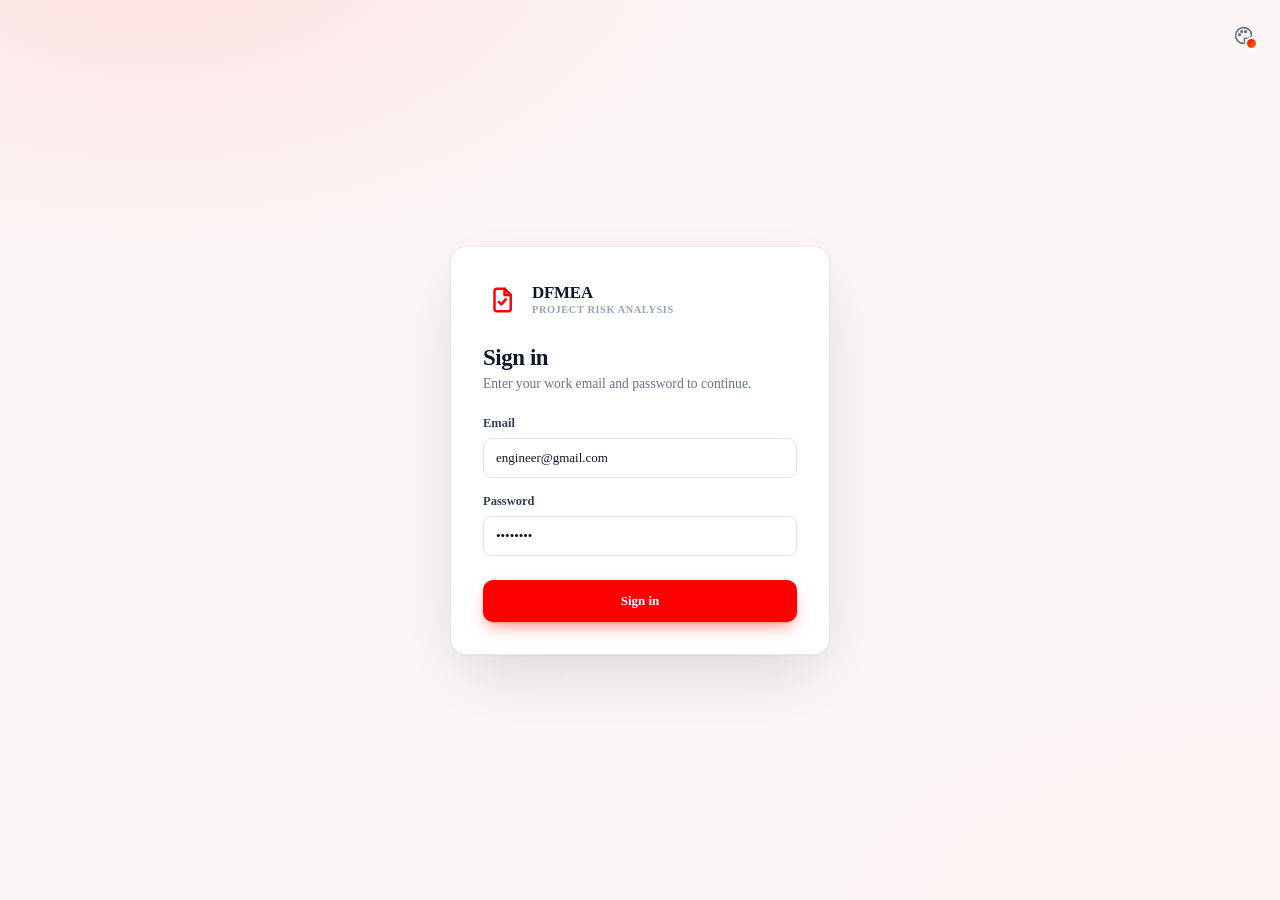
<file: docs/ai-assistant.html>
<!doctype html><html><head><meta charset="utf-8"><script src="js/theme.js"></script>
<script>
(function(){
  try{
    var auth = JSON.parse(localStorage.getItem("dfmeaAuth") || "null");
    if(!auth || !auth.loggedIn) window.location.replace("login.html");
  }catch(error){ window.location.replace("login.html"); }
})();
</script>
<link rel="stylesheet" href="css/style.css">
<style>
.aip-wrap{max-width:900px;margin:0 auto}
.aip-card{display:flex;flex-direction:column;height:calc(100vh - 150px);min-height:420px;background:#fff;border:1px solid #E4EAF2;border-radius:14px;overflow:hidden;
 box-shadow:0 1px 2px rgba(15,23,42,.04),0 12px 32px -16px rgba(15,23,42,.14)}
.aip-bar{display:flex;align-items:center;gap:10px;padding:12px 16px;border-bottom:1px solid #EEF2F7;background:linear-gradient(180deg,var(--p25),#fff)}
.aip-bar b{font-size:13px;color:#0F172A}
.aip-bar span{font-size:11.5px;color:#64748B}
.aip-bar button{margin-left:auto;height:30px;padding:0 12px;border:1px solid #E2E8F0;border-radius:8px;background:#fff;color:#475569;font-size:11.5px;font-weight:600;cursor:pointer}
.aip-bar button:hover{background:var(--p25);border-color:var(--p200);color:var(--p700)}
.aip-card .ac{flex:1}
.aip-card .ac-msgs{padding:20px}
.aip-card .ac-bubble{font-size:12.5px}
</style>
</head>
<body><div class="app">

<div class="side">
  <div class="brand"><div class="logo"><svg width="18" height="18" viewBox="0 0 24 24" fill="none" stroke="currentColor" stroke-width="2" stroke-linecap="round" stroke-linejoin="round"><path d="M8 3h6l5 5v11a2 2 0 0 1-2 2H8a2 2 0 0 1-2-2V5a2 2 0 0 1 2-2z"/><path d="M14 3v5h5"/><path d="M9.5 13.5l2 2 3.5-4"/></svg></div>
    <div><div class="bn">DFMEA</div><div class="bs">PROJECT RISK ANALYSIS</div></div></div>
  <div class="nav" id="navUploadData"><span class="ni"><svg class="ic" width="17" height="17" viewBox="0 0 24 24" fill="none" stroke="currentColor" stroke-width="1.7" stroke-linecap="round" stroke-linejoin="round"><path d="M21 15v4a2 2 0 0 1-2 2H5a2 2 0 0 1-2-2v-4"/><path d="M7 10l5-5 5 5M12 5v12"/></svg></span>Legacy DFMEA</div><div class="nav" id="navReqSpecs"><span class="ni"><svg class="ic" width="17" height="17" viewBox="0 0 24 24" fill="none" stroke="currentColor" stroke-width="1.7" stroke-linecap="round" stroke-linejoin="round"><rect x="9" y="2" width="6" height="4" rx="1"/><path d="M9 4H6a2 2 0 0 0-2 2v14a2 2 0 0 0 2 2h12a2 2 0 0 0 2-2V6a2 2 0 0 0-2-2h-3"/><path d="M9 12l2 2 4-4"/></svg></span>Design Requirements</div><div class="nav" id="navDfmea"><span class="ni"><svg class="ic" width="17" height="17" viewBox="0 0 24 24" fill="none" stroke="currentColor" stroke-width="1.7" stroke-linecap="round" stroke-linejoin="round"><rect x="3" y="3" width="7" height="7"/><rect x="14" y="3" width="7" height="7"/><rect x="3" y="14" width="7" height="7"/><rect x="14" y="14" width="7" height="7"/></svg></span>Projects</div><div class="subnav on"><span>TAK50</span></div>
  <div class="sfoot" id="sfootUser" data-tip="Signed in as D. Whitaker"><div class="av">DW</div>
    <div><div class="un">D. Whitaker</div><div class="ur">Lead Design Engineer</div></div>
    <span class="coll" id="logoutBtn" data-tip="Log out"><svg class="ic" width="16" height="16" viewBox="0 0 24 24" fill="none" stroke="currentColor" stroke-width="1.7" stroke-linecap="round" stroke-linejoin="round"><path d="M9 21H5a2 2 0 0 1-2-2V5a2 2 0 0 1 2-2h4"/><path d="M16 17l5-5-5-5"/><path d="M21 12H9"/></svg></span></div>
</div>

<div class="main">
  <div class="top">
    <div>
      <div class="crumb">DFMEA &rsaquo; <b>AI Assistant</b></div>
      <div class="ttl">AI Assistant</div>
    </div>
  </div>

  <div class="content">
    <div class="aip-wrap">
      <div class="aip-card">
        <div class="aip-bar"><b>Ask me anything</b><span>about your DFMEAs, requirements, references and standards</span><button type="button" id="aiPageClear">New chat</button></div>
        <div id="aiPageChat" style="flex:1;min-height:0;display:flex"></div>
      </div>
    </div>
  </div>
</div>

</div>
<div class="qtip" id="qTooltip"></div>

<script src="js/custom-select.js"></script>
<script src="js/page-setup.js"></script>
<script src="js/worksheet-ui.js"></script>
<script src="js/auth-nav.js"></script>
<script src="js/references.js"></script>
<script src="js/assistant.js"></script>
<script>
(function(){
  // page-setup.js overwrites the title block with the dashboard's own.
  var t = document.querySelector(".ttl"); if(t) t.textContent = "AI Assistant";
  var c = document.querySelector(".crumb"); if(c) c.innerHTML = 'DFMEA &rsaquo; <b>AI Assistant</b>';
  var chat = window.DfmeaAI.mountChat(document.getElementById("aiPageChat"), {
    persist: true, alwaysSuggest: true, suggestions: window.DfmeaAI.SUGGESTIONS.concat(["Which files were shared with us?", "How do I use the filters?"]),
    context: function(){ return { page: "ai-assistant.html" }; }, placeholder: "Ask anything about your workspace",
    welcome: "Hello! I am your AI assistant. I can explain a DFMEA or a requirement, tell you why a reference was used, describe the standards in use, or walk you through creating a project. What would you like to know?"
  });
  document.getElementById("aiPageClear").addEventListener("click", chat.clear);
  chat.focus();
})();
</script>
</body></html>
</file>
<file: docs/css/style.css>
:root{--p25:color-mix(in srgb,var(--p50) 45%,#fff);--p50:#FFF1F1;--p100:#FFE0E0;--p200:#FFC2C2;--p300:#FF9999;--p400:#FF6666;--p500:#FF3333;--p600:#FF0000;--p700:#D90000;--p800:#B30000;
 --p500-rgb:255 51 51;--p600-rgb:255 0 0;--p700-rgb:217 0 0;--p-alt:#F97316;--bg:#FBF4F4}
*{box-sizing:border-box;margin:0;padding:0}
/* Form controls don't inherit the page font on their own -- without this
   every <button> falls back to the OS system font instead of the page font. */
button,input,select,textarea{font-family:inherit}
::selection{background:var(--p100);color:#1E1B4B}
a:focus-visible,button:focus-visible,select:focus-visible,summary:focus-visible{outline:2px solid var(--p300);outline-offset:2px}
/* The browser's own <select> chrome (bulky padding, a mismatched native
   arrow, inconsistent height per OS) never matches the rest of the app's
   controls. This one rule normalises every dropdown site-wide, without
   needing a hand-built JS dropdown component for each one. */
select{-webkit-appearance:none;-moz-appearance:none;appearance:none;
 background-image:url("data:image/svg+xml;utf8,<svg xmlns='http://www.w3.org/2000/svg' viewBox='0 0 24 24' fill='none' stroke='%2364748B' stroke-width='2' stroke-linecap='round' stroke-linejoin='round'><path d='M6 9l6 6 6-6'/></svg>");
 background-repeat:no-repeat;background-position:right 8px center;background-size:14px;
 padding-right:26px;cursor:pointer;font-family:inherit}
select::-ms-expand{display:none}
.csel{position:relative;display:inline-block}
.csel .csel-native{position:absolute;opacity:0;pointer-events:none;width:1px;height:1px}
.csel-btn{display:flex;align-items:center;gap:6px;width:100%;background:#fff;border:1px solid #D8E0EA;
 border-radius:7px;padding:8px 10px;font:inherit;font-size:inherit;color:#1E293B;cursor:pointer;text-align:left}
.csel-btn:hover{border-color:var(--p200)}
.csel-btn.disabled{opacity:.5;cursor:not-allowed}
.csel.open .csel-btn{border-color:var(--p600);box-shadow:0 0 0 3px var(--p50)}
.csel-label{flex:1;overflow:hidden;text-overflow:ellipsis;white-space:nowrap}
.csel-arrow{flex:none;color:#64748B;transition:transform .15s ease}
.csel.open .csel-arrow{transform:rotate(180deg)}
.csel-list{position:fixed;overflow:auto;background:#fff;border:1px solid #E4EAF2;border-radius:8px;
 box-shadow:0 14px 34px rgba(15,23,42,.18);z-index:500;padding:4px;font-size:inherit}
.csel-opt{padding:7px 10px;border-radius:6px;color:#334155;cursor:pointer;white-space:nowrap}
.csel-opt:hover{background:#F1F5F9}
.csel-opt.sel{background:var(--p50);color:var(--p700);font-weight:600}
.csel-opt.disabled{opacity:.4;cursor:not-allowed}
html,body{width:100%;max-width:100%;scrollbar-width:thin}
::-webkit-scrollbar{width:7px;height:7px}
::-webkit-scrollbar-track{background:transparent}
::-webkit-scrollbar-thumb{background:#CBD5E1;border-radius:5px}
::-webkit-scrollbar-thumb:hover{background:var(--p300)}
html{scroll-behavior:smooth}
@media (prefers-reduced-motion:reduce){html{scroll-behavior:auto}}
body{font-size-adjust:0.5;background:var(--bg);font-family:Cambria, "Cambria Math", Georgia, "Times New Roman", serif;
 color:#0F172A;-webkit-font-smoothing:antialiased;font-variant-numeric:tabular-nums;
 font-feature-settings:"tnum" 1,"ss01" 1}
.app{display:flex;position:relative;width:100%;min-width:0} .ic{flex:none;vertical-align:-2px}

/* ---------- SIDEBAR (light) ---------- */
.side{width:248px;flex:none;background:#fff;border-right:1px solid #E4EAF2;display:flex;
 flex-direction:column;min-height:100vh}
.brand{padding:16px 18px 14px;display:flex;align-items:center;gap:11px;
 border-bottom:1px solid #EEF2F7}
.logo{width:34px;height:34px;display:flex;align-items:center;justify-content:center;color:var(--p600);flex:none}
.logo svg{width:24px;height:24px}
.bn{font-family:Cambria, "Cambria Math", Georgia, "Times New Roman", serif;font-size:14.5px;font-weight:700;color:#0F172A;
 line-height:1.15;letter-spacing:-.1px}
.bs{font-size:9.4px;color:#94A3B8;letter-spacing:.6px;margin-top:2px}
.ws{margin:12px 12px 4px;padding:9px 11px;background:#F6F8FC;border:1px solid #E4EAF2;
 border-radius:9px;display:flex;align-items:center;gap:9px;color:#64748B}
.wsl{font-size:8.4px;letter-spacing:.9px;color:#94A3B8;font-weight:700}
.wsn{font-size:11.8px;color:#0F172A;font-weight:600;margin-top:2px}
.sh{font-size:8.6px;letter-spacing:1.4px;color:#A3B0C2;padding:15px 18px 6px;font-weight:700}
.brand+.nav{margin-top:10px}
.nav{display:flex;align-items:center;gap:10px;margin:1px 10px;padding:8px 10px;border-radius:8px;
 font-size:12.8px;font-weight:500;color:#475569;cursor:pointer}
.nav:hover{background:#F6F8FC;color:#1E293B}
.nav.on{background:var(--p50);color:var(--p700);font-weight:600}
.ni{display:flex;width:17px;flex:none;color:#94A3B8}
.nav:hover .ni{color:#64748B}
.nav.on .ni{color:var(--p600)}
.cnt{margin-left:auto;background:#FEE2E2;color:#DC2626;border:1px solid #FCA5A5;font-size:9.5px;font-weight:700;
 padding:1.5px 6px;border-radius:9px}
.subnav{display:flex;align-items:center;gap:8px;padding:5.5px 18px 5.5px 46px;font-size:11.2px;
 color:#94A3B8;cursor:pointer}
.subnav.on{color:var(--p600);font-weight:600}
.project-filter{padding:8px 12px 0;animation:appIn .2s ease both}
.project-search{display:flex;align-items:center;gap:7px;padding:7px 9px;border:1px solid #E4EAF2;
 border-radius:8px;background:#F8FAFC;color:#94A3B8;transition:border-color .15s ease,background-color .15s ease}
.project-search:hover{border-color:#D5DEEA}
.project-search:focus-within{border-color:var(--p300);background:#fff;box-shadow:0 0 0 3px var(--p50)}
.project-search input{width:100%;min-width:0;border:0;outline:0;background:transparent;color:#334155;
 font:inherit;font-size:10.8px}
.project-search input::placeholder{color:#94A3B8}
.project-list{display:flex;flex-direction:column;gap:2px;padding:6px 10px 12px}
.project-list [hidden]{display:none!important}
.project-empty{padding:8px 7px;color:#94A3B8;font-size:10px}
.project-link{display:flex;align-items:center;gap:8px;min-width:0;padding:7px 9px;border-radius:7px;
 color:#334155;font-size:11.5px;font-weight:600;line-height:1.3;text-decoration:none}
.project-link .ic{flex:none;color:#94A3B8}
.project-link span{min-width:0;overflow-wrap:anywhere}
.project-link:hover{background:#F6F8FC;color:#1E293B}
.project-link.on{background:var(--p25);color:var(--p800);font-weight:700}
.project-link.on .ic{color:var(--p500)}
.risk-context{display:grid;grid-template-columns:repeat(4,minmax(0,1fr));margin:14px 17px 0;
 border:1px solid #E4EAF2;border-radius:8px;background:#F8FAFC;overflow:hidden}
.risk-field{min-width:0;padding:9px 12px}
.risk-field+.risk-field{border-left:1px solid #E4EAF2}
.risk-field>span{display:block;margin-bottom:3px;color:#94A3B8;font-size:8px;font-weight:800;
 letter-spacing:.65px;text-transform:uppercase}
.risk-field>strong{display:block;color:#334155;font-size:10.8px;font-weight:600;line-height:1.35;
 overflow-wrap:anywhere}
@media (max-width:760px){
 .risk-context{grid-template-columns:repeat(2,minmax(0,1fr))}
 .risk-field:nth-child(3){border-left:0;border-top:1px solid #E4EAF2}
 .risk-field:nth-child(4){border-top:1px solid #E4EAF2}
}
@media (max-width:430px){
 .risk-context{grid-template-columns:1fr}
 .risk-field+.risk-field{border-left:0;border-top:1px solid #E4EAF2}
}
#treeZoom .hitbox.is-tbd>rect:nth-of-type(2){fill:#FEF2F2!important;stroke:#FCA5A5!important}
#treeZoom .hitbox.is-tbd>rect:nth-of-type(3){fill:#EF4444!important}
#treeZoom .pl{cursor:pointer}
#treeZoom .pl:hover circle{fill:var(--p700);stroke:var(--p700)}
#treeZoom .pl:hover path{stroke:#fff}
#treeZoom .hitbox.is-tbd .ttag,#treeZoom .hitbox.is-tbd .ttl2,
#treeZoom .hitbox.is-tbd .tsub{fill:#B91C1C!important}
#treeZoom .hitbox.is-tbd .tsub{font-weight:700}
.sfoot{margin-top:auto;padding:12px 14px 12px 16px;border-top:1px solid #EEF2F7;display:flex;gap:10px;
 align-items:center}
#sfootUser[data-tip]{cursor:default}
.av{width:32px;height:32px;border-radius:9px;background:linear-gradient(135deg,var(--p500) 0%,var(--p-alt) 100%);
 color:#fff;font-size:11.5px;font-weight:700;display:flex;align-items:center;justify-content:center;flex:none;
 box-shadow:0 2px 6px -1px rgb(var(--p500-rgb) / .4)}
.sfoot>.av+div{min-width:0;flex:1}
.un{font-size:12px;color:#0F172A;font-weight:600;overflow:hidden;text-overflow:ellipsis;white-space:nowrap}
.ur{font-size:9.8px;color:#94A3B8}
.sfoot .coll{margin-left:auto;flex:none;display:flex;padding:7px;border-radius:8px;color:#94A3B8;cursor:pointer;
 transition:background-color .15s ease,color .15s ease}
.sfoot .coll:hover{background:#FEF2F2;color:#DC2626}

/* ---------- TOP ---------- */
.main{flex:1;min-width:0}
.top{background:#fff;border-bottom:1px solid #E4EAF2;padding:12px 22px;display:flex;
 align-items:center;gap:16px;box-shadow:0 1px 2px rgba(15,23,42,.03)}
.crumb{font-size:10.5px;color:#94A3B8} .crumb b{color:#334155;font-weight:600}
.crumb a{text-decoration:none} .crumb a:hover{color:var(--p600)!important}
.ttl{font-family:Cambria, "Cambria Math", Georgia, "Times New Roman", serif;font-size:17px;font-weight:700;
 color:#0F172A;letter-spacing:-.35px;margin-top:2px;display:flex;align-items:center;gap:9px}
.stat{font-size:9.6px;font-weight:700;letter-spacing:.6px;padding:3px 9px;border-radius:5px;
 background:#FEF3E2;color:#B45309;text-transform:uppercase}
/* Back button: auth-nav.js prepends it into the title block, which then
   becomes a two-column grid so the button sits to the left of the
   breadcrumb + title pair without either of them moving in the DOM. */
.top>div.has-back{display:grid;grid-template-columns:auto minmax(0,1fr);column-gap:12px;align-items:center}
.backbtn{grid-row:1 / span 2;display:flex;align-items:center;gap:5px;padding:7px 11px 7px 8px;
 border:1px solid #E4EAF2;border-radius:8px;background:#fff;color:#475569;font-size:11.5px;
 font-weight:600;text-decoration:none;white-space:nowrap;box-shadow:0 1px 2px rgba(15,23,42,.04)}
.backbtn:hover{background:#F6F8FC;border-color:var(--p200);color:var(--p700)}
.req-link{margin-left:14px;align-self:center;font-size:11.5px;font-weight:700;color:var(--p700);
 text-decoration:none;white-space:nowrap}
.req-link:hover{color:var(--p800);text-decoration:underline}
/* Slim header on the pages that open in their own tab (a requirement
   spec, a legacy worksheet), which have no sidebar to navigate back with. */
.sa-head{display:flex;align-items:center;gap:10px;padding:10px 22px;border-bottom:1px solid #E4EAF2;background:#fff}
.sa-head .logo{width:28px;height:28px}
.sa-head .logo svg{width:20px;height:20px}
.sa-brand{font-size:13px;font-weight:700;color:#0F172A;letter-spacing:-.1px}
.sa-sep{width:1px;height:18px;background:#E2E8F0;margin:0 4px}
.sa-back{display:inline-flex;align-items:center;padding:6px 11px;border:1px solid #E4EAF2;border-radius:8px;
 background:#fff;color:#475569;font-size:11.5px;font-weight:600;text-decoration:none;white-space:nowrap;
 box-shadow:0 1px 2px rgba(15,23,42,.04);transition:background-color .15s ease,border-color .15s ease,color .15s ease}
.sa-back:hover{background:#F6F8FC;border-color:var(--p200);color:var(--p700)}
.rev{font-size:9.6px;font-weight:700;padding:3px 9px;border-radius:5px;background:#F1F5F9;
 color:#475569}
.srch{margin-left:auto;display:flex;align-items:center;gap:8px;background:#F6F8FC;
 border:1px solid #E4EAF2;border-radius:8px;padding:8px 12px;width:222px;flex:0 0 222px;
 max-width:100%;min-width:0;overflow:hidden;color:#94A3B8;font-size:12.3px;white-space:nowrap}
.srch:focus-within{border-color:var(--p300);box-shadow:0 0 0 2px var(--p50)}
.srch input{flex:1;min-width:0;height:16px;padding:0;border:0;outline:0;background:transparent;
 color:#334155;font:inherit}
.srch input::placeholder{color:#94A3B8;opacity:1}
.ibtn{width:35px;height:35px;border:1px solid #E4EAF2;border-radius:8px;display:flex;
 align-items:center;justify-content:center;color:#64748B;background:#fff;position:relative;cursor:pointer}
.dot{position:absolute;top:7px;right:8px;width:7px;height:7px;border-radius:50%;background:#F87171;
 border:1.5px solid #fff}
.btn{display:flex;align-items:center;gap:6px;padding:7px 12px;border-radius:8px;font-size:11.5px;
 font-weight:600;border:1px solid #E2E8F0;background:#fff;color:#334155;white-space:nowrap;cursor:pointer;text-decoration:none;
 box-shadow:0 1px 2px rgba(15,23,42,.04)}
.btn:hover{background:#F8FAFC;border-color:#CBD5E1}
.btn.acc{background:var(--p600);border-color:var(--p600);color:#fff;
 box-shadow:0 1px 2px rgb(var(--p600-rgb) / .2),0 4px 12px -3px rgb(var(--p600-rgb) / .4)}
.btn.acc:hover{background:var(--p700);border-color:var(--p700)}
.saved{font-size:11px;color:#16A34A;display:flex;align-items:center;gap:5px}
.tabs-actions{margin-left:auto;display:flex;align-items:center;gap:8px}
.tab-add{align-self:center;padding:7px 13px;border:1px solid #E4EAF2;border-radius:8px;
 background:#fff;color:var(--p600);font-size:11.5px;font-weight:600;white-space:nowrap;cursor:pointer}
.tab-add:hover{background:var(--p50);border-color:var(--p200)}
.tab-add:disabled{opacity:.5;cursor:not-allowed}
.tab-add:disabled:hover{background:#fff;border-color:#E4EAF2}
.tab-add.acc{background:var(--p600);border-color:var(--p600);color:#fff;
 box-shadow:0 1px 2px rgb(var(--p600-rgb) / .2),0 4px 12px -3px rgb(var(--p600-rgb) / .4)}
.tab-add.acc:hover{background:var(--p700);border-color:var(--p700)}
.tabs{background:#fff;border-bottom:1px solid #E4EAF2;display:flex;gap:2px;padding:0 22px;
 overflow-x:auto;scrollbar-width:none}
.tabs::-webkit-scrollbar{display:none}
.tab{padding:12px 15px;font-size:12.6px;font-weight:600;color:#64748B;
 border-bottom:2.5px solid transparent;display:flex;align-items:center;gap:7px;
 text-decoration:none;white-space:nowrap;font-family:inherit}
.tab.on{color:var(--p600);border-bottom-color:var(--p600)}
.tab:focus-visible{outline:2px solid var(--p300);outline-offset:-3px;border-radius:4px}
.tab b{background:#F1F5F9;color:#475569;font-size:10px;padding:1.5px 6px;border-radius:9px;
 font-weight:700}
.tab.on b{background:var(--p100);color:var(--p700)}
.seclab[id]{scroll-margin-top:calc(var(--topbar-height,73px) + 56px)}
@media (min-width:900px) and (max-width:1100px){
 .top{gap:8px;padding-left:12px;padding-right:12px}
 .top>div:first-child{min-width:0;flex:1 1 0}
 .crumb{max-width:100%;overflow:hidden;text-overflow:ellipsis;white-space:nowrap}
 .ttl{min-width:0;overflow:hidden;white-space:nowrap}
 .saved{display:none}
}
@media (max-width:899px){
 .top{flex-wrap:wrap;gap:6px;padding:9px 10px;overflow:visible}
 .top>div:first-child{min-width:0;flex:1 1 170px}
 .srch{margin-left:0}
 .crumb{max-width:100%;overflow:hidden;text-overflow:ellipsis;white-space:nowrap}
 .ttl{min-width:0;overflow:hidden;white-space:nowrap}
}
@media (max-width:520px){
 .top>div:first-child{flex:1 1 100%}
 .srch{width:auto;flex:1 1 100%}
}

/* ---------- CONTENT ---------- */
.content{padding:12px}
.kpis{display:grid;grid-template-columns:repeat(8,1fr);gap:10px;margin-bottom:14px}
.kp{background:#fff;border:1px solid #E4EAF2;border-radius:10px;padding:9px 12px}
.kpt{font-size:9px;font-weight:700;color:#7A8AA0;text-transform:uppercase;display:flex;
 align-items:center;justify-content:space-between;gap:5px;letter-spacing:.4px}
.kpv{font-family:Cambria, "Cambria Math", Georgia, "Times New Roman", serif;font-size:21px;font-weight:700;
 line-height:1.1;margin-top:4px;letter-spacing:-.3px}
.kpn{font-size:9.2px;color:#9AA8BB;margin-top:2px;line-height:1.3}

.card{background:#fff;border:1px solid #E4EAF2;border-radius:12px;overflow:hidden;
 display:flex;flex-direction:column;box-shadow:0 1px 2px rgba(15,23,42,.04)}
.chd{padding:12px 17px;border-bottom:1px solid #EEF2F7;display:flex;align-items:flex-start;
 justify-content:space-between;gap:16px;background:#FBFCFE;flex:none}
.chd h3{font-family:Cambria, "Cambria Math", Georgia, "Times New Roman", serif;font-size:13.8px;font-weight:700;
 letter-spacing:-.1px;display:flex;align-items:center;gap:8px}
.sm{font-size:11.5px;color:#64748B;line-height:1.5}
.chd .sm{font-size:10.7px;color:#94A3B8;margin-top:4px;line-height:1.45;max-width:850px}
.pid2{font-family:Cambria,"Cambria Math",Georgia,"Times New Roman",serif;font-size:10.5px;font-weight:700;color:var(--p600);
 background:var(--p50);padding:2px 7px;border-radius:5px}
.xps{display:flex;align-items:center;gap:7px;flex:none}
.xl{font-size:9.5px;font-weight:700;letter-spacing:.7px;color:#A3B0C2;text-transform:uppercase}
.xp{display:flex;align-items:center;gap:6px;padding:6px 10px;border:1px solid #E4EAF2;
 border-radius:7px;font-size:11px;font-weight:600;color:#334155;background:#fff;white-space:nowrap}
.xp.ghost{color:#334155;background:#fff}
.xp.ghost:hover{background:#F8FAFC;border-color:var(--p200)}
button.xp{font-family:inherit;cursor:pointer}
button.xp:disabled{opacity:.45;cursor:not-allowed}
button.xp:disabled:hover{background:#fff;border-color:#E4EAF2}
.xp.active{background:var(--p50);border-color:var(--p200);color:var(--p700)}

/* tree hover path highlight + click sync flashes */
.hitbox.dim{opacity:.2;transition:opacity .15s ease}
#treeContent>path.dim{opacity:.12;transition:opacity .15s ease}
@keyframes rowFlash{0%,100%{background:#FBFCFE}30%,70%{background:var(--p50)}}
tr.row-flash td{animation:rowFlash 1.6s ease}
@keyframes nodeFlash{0%,100%{filter:none}30%,70%{filter:drop-shadow(0 0 0 3px var(--p200))}}
.hitbox.node-flash>rect:nth-of-type(2){animation:nodeFlash 1.6s ease}

/* new-node / new-row entrance animation */
@keyframes nodeIn{from{opacity:0}to{opacity:1}}
.hitbox.node-enter{animation:nodeIn .4s ease}
@keyframes rowIn{from{opacity:0;background:var(--p50)}to{opacity:1;background:transparent}}
tr.row-enter{animation:rowIn .6s ease}

/* a cause the client sheet marks "Duplicate": it repeats one analysed elsewhere */
.hitbox.is-dup>rect:nth-of-type(2){fill:#F8FAFC;stroke:#94A3B8;stroke-dasharray:5 4}
.hitbox.is-dup>rect:nth-of-type(3){fill:#94A3B8}
.hitbox.is-dup .ttag,.hitbox.is-dup .ttl2{fill:#64748B}

/* risk-tinted accent bar, independent of the level-based card colour */
.hitbox.risk-high>rect:nth-of-type(3){fill:#DC2626}
.hitbox.risk-med>rect:nth-of-type(3){fill:#D97706}
.hitbox.risk-low>rect:nth-of-type(3){fill:#16A34A}

/* inline title editing */
.inline-edit-input{position:fixed;z-index:250;font:700 10.6px Cambria, "Cambria Math", Georgia, "Times New Roman", serif;
 padding:2px 5px;border:1.5px solid var(--p600);border-radius:5px;box-shadow:0 4px 14px rgba(15,23,42,.2);
 color:#0F172A;background:#fff}

/* flag / review marker */
.flagbtn{cursor:pointer}
.flagbtn circle{transition:fill .12s ease,stroke .12s ease}
.flagbtn:hover circle{filter:drop-shadow(0 2px 6px rgba(15,23,42,.2))}

/* drag to re-parent (local causes only) */
.hitbox.draggable{cursor:grab}
.hitbox.dragging{cursor:grabbing}
.hitbox.dragging>rect:nth-of-type(2){stroke-dasharray:4 3;opacity:.55}
.hitbox.drop-target>rect:nth-of-type(2){stroke:#16A34A;stroke-width:2.6}

/* wire glow: clicking a cause "energises" the chain of connector wires
   from the failure mode down to it, like current travelling a circuit */
@keyframes wireGlow{
  0%{stroke-dashoffset:24}
  100%{stroke-dashoffset:0}
}
#treeContent path.wire-glow{
  stroke:#1D4ED8!important;stroke-width:1.4;stroke-dasharray:5 5;
  filter:drop-shadow(0 0 3px #2563EB);
  opacity:1!important;
  animation:wireGlow .9s linear;
}
#treeContent path.wire-glow-hover{
  stroke:#1D4ED8!important;stroke-width:1.4;stroke-dasharray:5 5;
  filter:drop-shadow(0 0 3px #2563EB);
  opacity:1!important;
  animation:wireGlow .7s linear infinite;
}

/* compare-to-snapshot: fade every other card back so the new ones can't
   be missed, blink the new ones once to draw the eye, then settle them
   at full strength against the dimmed rest of the tree. */
svg.compare-active .hitbox{transition:opacity .3s ease}
svg.compare-active .hitbox:not(.compare-new){opacity:.22}
.hitbox.compare-new{opacity:1;animation:compareBlink .5s ease-in-out 3}
.hitbox.compare-new>rect:nth-of-type(2){stroke:#16A34A;stroke-dasharray:4 3;stroke-width:2.2}
@keyframes compareBlink{
  0%,100%{opacity:1}
  50%{opacity:.2}
}

/* minimap */
.minimap{display:none;position:fixed;left:30px;bottom:30px;width:190px;height:120px;
 border:1px solid #E4EAF2;border-radius:8px;background:#fff;box-shadow:0 10px 28px rgba(15,23,42,.18);
 overflow:hidden;z-index:130}
.treewrap.open .minimap{display:block}
.minimap svg{width:100%;height:100%;display:block;pointer-events:none}
.minimap-viewport{position:absolute;top:0;left:0;border:2px solid var(--p600);background:rgb(var(--p600-rgb) / .12);
 pointer-events:none}

/* toast */
#dfmeaToast{position:fixed;left:50%;bottom:26px;transform:translateX(-50%) translateY(10px);
 background:#0F172A;color:#fff;padding:10px 16px;border-radius:8px;font-size:12.3px;font-weight:600;
 box-shadow:0 14px 34px rgba(15,23,42,.32);z-index:400;opacity:0;pointer-events:none;
 transition:opacity .2s ease,transform .2s ease;max-width:340px;text-align:center}
#dfmeaToast.show{opacity:1;transform:translateX(-50%) translateY(0)}
.pad{padding:15px 17px;flex:1;display:flex;flex-direction:column}

.rowA{display:grid;grid-template-columns:1.22fr 1fr;gap:14px;margin-bottom:14px}
.rowB{display:grid;grid-template-columns:1fr 1fr 1.42fr;gap:14px;margin-bottom:14px}
.rowC{display:grid;grid-template-columns:1fr 1fr;gap:14px;margin-bottom:14px}

.hscroll{overflow-x:auto;overflow-y:hidden;padding:2px 2px 8px;scrollbar-color:var(--p300) #EEF2F7;
 scrollbar-width:thin}
.hscroll::-webkit-scrollbar{height:7px}
.hscroll::-webkit-scrollbar-track{background:#F1F5F9;border-radius:5px}
.hscroll::-webkit-scrollbar-thumb{background:var(--p200);border-radius:5px}
.shint{font-size:10.4px;color:#64748B;margin-top:7px;display:flex;align-items:flex-start;
 gap:6px;line-height:1.45}
.shint b{color:var(--p700)}
/* What the diagram's node colours mean. page-setup.js fills this in two
   places from one definition: above the inline preview, and as the second
   row of the full view's toolbar. */
.node-legend{display:flex;flex-wrap:wrap;align-items:center;gap:6px 24px;font-size:10.5px;color:#475569}
.node-legend .nl-group{display:flex;flex-wrap:wrap;align-items:center;gap:6px 13px}
.node-legend b{font-size:9px;font-weight:800;letter-spacing:.5px;text-transform:uppercase;color:#94A3B8;
 white-space:nowrap}
.node-legend span{display:flex;align-items:center;gap:6px;white-space:nowrap}
.node-legend i{flex:none;display:inline-block;font-style:normal}
.node-legend .nl-node{width:18px;height:12px;border:1.5px solid;border-left-width:4px;border-radius:3px}
.node-legend .nl-bar{width:4px;height:12px;border-radius:2px}
.node-legend .nl-badge{width:14px;height:14px;border-radius:50%;color:#fff;font-size:8.5px;font-weight:800;
 display:inline-flex;align-items:center;justify-content:center}
.pad>.node-legend{margin-bottom:12px}

/* scores panel */
.fg{margin-bottom:12px}
.lb{font-size:9.6px;font-weight:700;letter-spacing:.7px;color:#94A3B8;text-transform:uppercase;
 margin-bottom:6px;display:flex;justify-content:space-between;align-items:center}
.sel3{display:grid;grid-template-columns:1fr 1fr 1fr;gap:9px}
.dd{border:1px solid #E4EAF2;border-radius:8px;padding:7px 9px;display:flex;align-items:center;
 justify-content:space-between;background:#fff;color:#94A3B8}
.ddv{font-size:17px;font-weight:700;font-family:Cambria,"Cambria Math",Georgia,"Times New Roman",serif}
.anch{font-size:9.5px;color:#94A3B8;margin-top:5px;line-height:1.4}
.calcbox{background:var(--p50);border:1px solid var(--p200);border-radius:10px;padding:13px 15px;
 margin-bottom:13px}
.ct2{font-size:9.5px;letter-spacing:1px;color:var(--p500);font-weight:700;text-transform:uppercase;
 display:flex;align-items:center;gap:6px;margin-bottom:9px}
.eq{font-family:Cambria,"Cambria Math",Georgia,"Times New Roman",serif;font-size:13px;color:#1E1B4B;line-height:1.7;font-weight:700}
.eq .res{color:var(--p700)}
.path{margin-top:9px;padding-top:9px;border-top:1px solid #D6DEFB;font-size:10.3px;
 line-height:1.6;color:#4C5878}
.path code{font-family:Cambria,"Cambria Math",Georgia,"Times New Roman",serif;color:var(--p700);font-weight:700}
.apout{margin-top:10px;display:flex;align-items:center;gap:10px}
.apbig{font-size:11px;font-weight:800;letter-spacing:.6px;padding:6px 12px;border-radius:6px;flex:none}
.apout span{font-size:10.2px;color:#4C5878;line-height:1.45}
.qa{border:1px solid #EEF2F7;border-radius:9px;padding:10px 11px;margin-bottom:8px;
 background:#FBFCFE}
.aid{font-family:Cambria,"Cambria Math",Georgia,"Times New Roman",serif;font-size:9.5px;font-weight:700;color:#475569;
 background:#F1F5F9;padding:2px 6px;border-radius:5px;margin-right:5px}
.kk{font-size:9px;font-weight:700;letter-spacing:.5px;text-transform:uppercase;padding:2px 6px;
 border-radius:5px;margin-right:5px}
.k-prev{background:var(--p100);color:var(--p700)} .k-dete{background:#D1FAE5;color:#047857}
.qat{font-size:11.2px;color:#334155;margin-top:7px;line-height:1.42}
.qam{font-size:10px;color:#94A3B8;margin-top:5px}
.lnk{display:flex;align-items:center;gap:8px;padding:6.5px 0;border-bottom:1px solid #F4F7FA;
 font-size:11.2px;color:#334155}
.lnk:last-child{border:none}
.lnk b{color:var(--p600);font-family:Cambria,"Cambria Math",Georgia,"Times New Roman",serif;font-size:10.5px}
.lnk span{margin-left:auto;color:#94A3B8;font-size:10.2px}

/* cause tree */
.ct{border-left:2.5px solid #E4EAF2;padding:9px 0 9px 13px;margin-bottom:9px;position:relative}
.ct.l1{border-left-color:var(--p600);margin-left:0}
.ct.l2{border-left-color:#8B5CF6;margin-left:22px}
.ct.l3{border-left-color:#C4B5FD;margin-left:44px}
.cth{display:flex;align-items:center;gap:7px}
.lvl{font-size:8.6px;font-weight:800;letter-spacing:.7px;padding:2.5px 7px;border-radius:5px}
.l1b{background:var(--p50);color:var(--p700)} .l2b{background:#F3E8FF;color:#7E22CE}
.l3b{background:#F5F3FF;color:#8B5CF6}
.kids{font-size:9.4px;color:#94A3B8}
.addb{margin-left:auto;font-size:9.6px;font-weight:700;color:var(--p600);display:flex;
 align-items:center;gap:4px;border:1px dashed var(--p200);border-radius:6px;padding:3px 7px}
.ctt{font-size:11.3px;color:#0F172A;margin-top:6px;line-height:1.45;font-weight:600}
.ctp{font-size:10.2px;color:#047857;margin-top:5px;line-height:1.4;display:flex;gap:5px;
 align-items:flex-start}

/* linked failure modes */
.lk{border:1px solid #EEF2F7;border-radius:9px;padding:10px 12px;margin-bottom:9px;
 background:#FBFCFE}
.lk.hot{border-color:var(--p200);background:var(--p25)}
.lkh{display:flex;align-items:center;gap:7px;flex-wrap:wrap}
.lid{font-family:Cambria,"Cambria Math",Georgia,"Times New Roman",serif;font-size:10.4px;font-weight:700;color:#334155;
 background:#F1F5F9;padding:2.5px 7px;border-radius:5px}
.rel{font-size:9.8px;color:#64748B;display:flex;align-items:center;gap:4px;font-style:italic}
.lkn{font-size:10.6px;color:#64748B;margin-top:7px;line-height:1.45}
.apb.xs{font-size:8.4px;padding:2.5px 6px}

/* charts */
.ah{font-family:Cambria, "Cambria Math", Georgia, "Times New Roman", serif;font-size:12.8px;font-weight:700;
 letter-spacing:-.1px;margin-bottom:3px}
.asb{font-size:10.1px;color:#94A3B8;margin-bottom:12px;line-height:1.45}
.dwrap{display:flex;align-items:center;gap:14px;flex:none}
.dctr{position:relative;width:116px;height:116px;flex:none}
.dctr .mid{position:absolute;inset:0;display:flex;flex-direction:column;align-items:center;
 justify-content:center}
.dctr .mv{font-family:Cambria, "Cambria Math", Georgia, "Times New Roman", serif;font-size:22px;font-weight:700;line-height:1}
.dctr .ml{font-size:8.6px;color:#94A3B8;letter-spacing:.4px;margin-top:2px}
.dlab{flex:1}
.dr{display:flex;align-items:center;gap:8px;font-size:10.8px;color:#475569;margin-bottom:7px}
.sq{width:9px;height:9px;border-radius:3px;flex:none}
.dr b{margin-left:auto;font-family:Cambria,"Cambria Math",Georgia,"Times New Roman",serif;font-size:12.5px;color:#0F172A}
.hb{display:flex;align-items:center;gap:9px;margin-bottom:8px}
.hbl{font-size:10.6px;color:#475569;width:78px;flex:none}
.hbt{flex:1;height:8px;background:#F1F5F9;border-radius:4px;overflow:hidden}
.hbf{height:100%;border-radius:4px}
.hbv{font-family:Cambria,"Cambria Math",Georgia,"Times New Roman",serif;font-size:11.6px;font-weight:700;width:16px;text-align:right}
.rbs{display:flex;align-items:flex-end;gap:8px;height:100px;padding-top:4px;flex:none}
.rb{flex:1;display:flex;flex-direction:column;align-items:center;justify-content:flex-end;
 height:100%}
.rbw{flex:1;display:flex;align-items:flex-end;width:100%}
.rbf{width:100%;border-radius:4px 4px 0 0}
.rbv{font-size:9.4px;font-family:Cambria,"Cambria Math",Georgia,"Times New Roman",serif;color:#475569;margin-top:4px}
.rbl{font-size:8.8px;color:#94A3B8;font-family:Cambria,"Cambria Math",Georgia,"Times New Roman",serif;margin-top:1px}
.note{background:#FFFBEB;border:1px solid #FDE9B5;border-left:3px solid #F59E0B;border-radius:7px;
 padding:9px 11px;margin-top:auto;font-size:10.2px;color:#78350F;line-height:1.55}

/* toolbar + table */
.tbar{padding:10px 17px;border-bottom:1px solid #EEF2F7;display:flex;align-items:center;gap:9px;
 background:#fff;flex:none}
.fl{display:flex;align-items:center;gap:6px;padding:6px 10px;border:1px solid #E4EAF2;
 border-radius:7px;font-size:11px;color:#475569;background:#fff}
.fl b{color:#0F172A;font-weight:600}
.fl.act{border-color:var(--p200);background:var(--p50);color:var(--p700)}
.vsw{display:flex;border:1px solid #E4EAF2;border-radius:8px;overflow:hidden}
.vopt{padding:7px 13px;font-size:11.6px;font-weight:600;color:#64748B;background:#fff}
.vopt.on{background:var(--p50);color:var(--p700);font-weight:700;box-shadow:inset 0 -2px 0 var(--p500)}
table{width:100%;border-collapse:collapse;table-layout:fixed}
.twrap{width:100%;max-height:640px;overflow:auto;scrollbar-color:var(--p300) #EEF2F7;scrollbar-width:thin}
.twrap td:first-child,.twrap th:first-child{position:sticky;left:0;z-index:1;box-shadow:1px 0 0 #EEF2F7}
.twrap thead th:first-child{z-index:3}
.twrap tr.sel td:first-child{box-shadow:1px 0 0 #EEF2F7,inset 3px 0 0 var(--p600)}
.twrap td.locate-col,.twrap th.locate-col{position:sticky;right:0;z-index:1;box-shadow:-1px 0 0 #EEF2F7;
 background:#FBFCFE;text-align:center}
.twrap thead th.locate-col{z-index:3;background:#F7F9FC}
.locate-btn{width:26px;height:26px;border:1px solid #E4EAF2;border-radius:7px;background:#fff;
 color:var(--p600);cursor:pointer;display:inline-flex;align-items:center;justify-content:center}
.locate-btn:hover{background:var(--p50);border-color:var(--p200)}
#wsBody tr{cursor:pointer}
#wsBody tr .locate-btn{cursor:pointer}
.twrap table.source-sheet{width:4200px;min-width:4200px}
.twrap::-webkit-scrollbar{height:7px}
.twrap::-webkit-scrollbar-track{background:#F1F5F9;border-radius:5px}
.twrap::-webkit-scrollbar-thumb{background:var(--p200);border-radius:5px}
thead .grp th{font-size:10.4px;font-weight:800;letter-spacing:1.1px;text-transform:uppercase;
 padding:7px 10px;text-align:left;border-bottom:1px solid #E4EAF2}
.g1{background:#F1F5F9;color:#475569} .g2{background:#F5F3FF;color:#7C3AED}
.g3{background:#ECFDF5;color:#0F766E} .g4{background:#FFFBEB;color:#B45309}
.g5{background:var(--p50);color:var(--p700)}
#wsHeadRow th:nth-child(22),#wsHeadRow th:nth-child(23){background:var(--p50);color:var(--p700)}
#wsHeadRow th:nth-child(24),#wsHeadRow th:nth-child(25){background:#FFFBEB;color:#B45309}
#wsBody td:nth-child(22){background:var(--p50);font-weight:600;color:var(--p800)}
#wsBody td:nth-child(23){background:var(--p50)}
#wsBody td:nth-child(24){background:#FFFBEB;font-weight:600;color:#92400E}
#wsBody td:nth-child(25){background:#FFFBEB}
th{font-size:11px;font-weight:700;color:#475569;background:#F7F9FC;padding:8px 8px;
 text-align:left;border-bottom:1px solid #E4EAF2;white-space:nowrap}
th.c{text-align:center}
td{padding:6px 8px;border-bottom:1px solid #F1F5F9;vertical-align:top;font-size:10.6px;
 color:#334155;line-height:1.35}
tr.sel td{background:var(--p25)}
tr.sel td:first-child{box-shadow:inset 3px 0 0 var(--p600)}
.ck{text-align:center}
.box{width:14px;height:14px;border:1.5px solid #CBD5E1;border-radius:4px;display:inline-flex;
 align-items:center;justify-content:center;color:#fff}
.box.on{background:var(--p600);border-color:var(--p600)}
.idc{font-family:Cambria,"Cambria Math",Georgia,"Times New Roman",serif;font-size:10.4px;font-weight:700;color:#475569}
.t1{font-weight:700;color:#0F172A;font-size:10.9px}
.t1b{font-weight:600;color:#0F172A;font-size:10.7px;line-height:1.35}
.t2{color:#94A3B8;font-size:9.4px;margin-top:2px;line-height:1.3}
.t2b{color:#64748B;font-size:10px;line-height:1.36}
.dep{color:#B45309;font-size:9px;margin-top:3px;font-weight:600}
.n{text-align:center}
.chip{display:inline-block;min-width:24px;font-size:11px;font-weight:700;padding:2px 0;
 border-radius:5px;font-family:Cambria,"Cambria Math",Georgia,"Times New Roman",serif}
.s-crit{background:#FEE2E2;color:#DC2626;border:1px solid #FCA5A5}
.s-high{background:#FEF3C7;color:#D97706;border:1px solid #FCD34D}
.s-mid{background:#FEF9E7;color:#B45309;border:1px solid #FDE68A}
.s-low{background:#DCFCE7;color:#15803D;border:1px solid #86EFAC}
.rpnc{font-family:Cambria,"Cambria Math",Georgia,"Times New Roman",serif;font-weight:700;font-size:11.4px;color:#0F172A}
.apb{display:inline-block;font-size:9.2px;font-weight:800;letter-spacing:.5px;padding:3px 7px;
 border-radius:5px}
.ap-h{background:#FEE2E2;color:#DC2626;border:1px solid #FCA5A5}
.ap-m{background:#FEF3C7;color:#D97706;border:1px solid #FCD34D}
.ap-l{background:#DCFCE7;color:#15803D;border:1px solid #86EFAC}
.mini{display:inline-block;font-size:8.8px;font-weight:700;padding:2px 6px;border-radius:8px;
 margin:0 3px 2px 0}
.st-open{background:var(--p50);color:var(--p600)} .st-over{background:#FEE2E2;color:#DC2626}
.st-done{background:#DCFCE7;color:#15803D} .st-na{background:#F8FAFC;color:#94A3B8}
.st-link{background:#F1F5F9;color:#64748B}
.tfoot{padding:9px 17px;display:flex;justify-content:space-between;align-items:center;
 font-size:11px;color:#94A3B8;background:#FBFCFE;border-top:1px solid #F1F5F9}
.pg{display:flex;gap:5px}
.pg div{width:24px;height:24px;border:1px solid #E4EAF2;border-radius:6px;display:flex;
 align-items:center;justify-content:center;font-size:11px;background:#fff;color:#64748B}
.pg div.on{background:var(--p600);border-color:var(--p600);color:#fff;font-weight:700}

/* modal */
.backdrop{position:absolute;inset:0;background:rgba(15,23,42,.42);z-index:40}
.modal{position:absolute;top:210px;left:50%;transform:translateX(-50%);width:640px;background:#fff;
 border-radius:14px;box-shadow:0 24px 60px rgba(15,23,42,.3);z-index:50;overflow:hidden}
.mh{padding:17px 20px;border-bottom:1px solid #EEF2F7;display:flex;align-items:flex-start;
 justify-content:space-between;gap:14px}
.mt{font-size:16px;font-weight:700}
.mp{font-size:11px;color:#94A3B8;margin-top:5px;line-height:1.5}
.mp b{color:var(--p600);font-family:Cambria,"Cambria Math",Georgia,"Times New Roman",serif}
.mx{color:#94A3B8;flex:none}
.mb{padding:18px 20px}
.mrow{margin-bottom:14px} .mrow.two{display:grid;grid-template-columns:1fr 1fr;gap:12px}
.inp{border:1px solid #E4EAF2;border-radius:8px;padding:9px 11px;font-size:11.8px;color:#334155;
 line-height:1.45;background:#fff}
.inp.tall{min-height:52px}
.inp.ro{background:#F7F9FC;color:#64748B;display:flex;align-items:center;gap:8px}
.inp.sel{display:flex;align-items:center;gap:8px;color:#334155}
.inp.sel b{font-family:Cambria,"Cambria Math",Georgia,"Times New Roman",serif;font-size:14px;color:var(--p700)}
.auto{font-size:9.6px;color:#A3B0C2;font-style:italic}
.opt{font-size:9px;color:#A3B0C2;font-weight:600;text-transform:none;font-style:italic}
.hintl{font-size:10.2px;color:var(--p600);margin-top:7px;display:flex;align-items:flex-start;gap:6px;
 line-height:1.45}
.chkr{display:flex;align-items:center;gap:9px;font-size:11.8px;color:#334155}
.mf2{padding:14px 20px;background:#FBFCFE;border-top:1px solid #EEF2F7;display:flex;
 justify-content:flex-end;gap:10px}

/* selected-row detail band */
.srcnote{display:flex;gap:11px;align-items:flex-start;background:#FFFBEB;
 border:1px solid #FDE9B5;border-left:3px solid #F59E0B;border-radius:9px;padding:11px 14px;
 margin-top:14px;font-size:10.8px;color:#78350F;line-height:1.55}
.srcnote b{color:#5C2A09}
.dband{border:1px solid var(--p200);border-radius:14px;background:var(--p25);padding:14px;
 margin-top:16px}
.dhead{display:flex;align-items:center;gap:12px;padding:2px 4px 14px}
.dpill{font-family:Cambria,"Cambria Math",Georgia,"Times New Roman",serif;font-size:11.5px;font-weight:700;color:var(--p600);
 background:var(--p50);border:1px solid var(--p200);padding:4px 10px;border-radius:7px;flex:none}
.dttl{font-family:Cambria, "Cambria Math", Georgia, "Times New Roman", serif;font-size:15.2px;font-weight:700;color:#0F172A;
 letter-spacing:-.15px}
.dsub{font-size:10.6px;color:#94A3B8;margin-top:3px}
.dtag{margin-left:auto;font-size:10.4px;color:var(--p600);background:var(--p50);
 border:1px solid var(--p200);padding:5px 11px;border-radius:7px;font-weight:600;flex:none}
.rowD{display:grid;grid-template-columns:1fr 1fr;gap:14px;margin-top:14px}
.vrow{display:flex;align-items:center;gap:10px;margin-bottom:10px}
.vnm{font-size:10.6px;color:#475569;width:86px;flex:none}
.vnm b{color:var(--p600);font-size:8.6px;text-transform:uppercase;letter-spacing:.5px}
.vbar{flex:1;height:10px;border-radius:5px;overflow:hidden;display:flex;background:#F1F5F9}
.vbar span{display:block}
.vct{font-family:Cambria,"Cambria Math",Georgia,"Times New Roman",serif;font-size:10px;color:#64748B;width:62px;text-align:right}
.vc{border:1px solid #E4EAF2;border-radius:9px;padding:10px 12px;margin-bottom:9px;
 background:#FBFCFE}
.vc.on{border-color:var(--p200);background:var(--p25)}
.vch{display:flex;align-items:center;gap:8px}
.vnm2{font-family:Cambria,"Cambria Math",Georgia,"Times New Roman",serif;font-size:11px;font-weight:700;color:#0F172A}
.vactive{font-size:8.6px;font-weight:700;letter-spacing:.5px;text-transform:uppercase;
 color:var(--p600);background:var(--p50);border:1px solid var(--p200);padding:2px 6px;border-radius:5px}
.vcs{font-family:Cambria,"Cambria Math",Georgia,"Times New Roman",serif;font-size:10.4px;color:#64748B;margin-top:6px}
.seclab{display:flex;align-items:center;gap:10px;margin:20px 0 10px;font-size:10px;
 font-weight:700;letter-spacing:1.3px;color:#64748B;text-transform:uppercase}
.seclab:first-child{margin-top:4px}
.seclab b{color:var(--p600);font-weight:800}
.seclab:after{content:"";flex:1;height:1px;background:linear-gradient(90deg,#E2E8F0,rgba(226,232,240,0))}
.secn{width:20px;height:20px;border-radius:6px;background:var(--p50);color:var(--p600);
 display:flex;align-items:center;justify-content:center;font-size:10px;font-weight:800;
 letter-spacing:0;flex:none;box-shadow:inset 0 0 0 1px var(--p100)}

/* tree preview + full-screen modal */
.treewrap{position:relative;height:460px;overflow:hidden;border:1px solid #E4EAF2;
 border-radius:10px;background:#FBFCFE;display:flex;align-items:flex-start;justify-content:flex-start}
.treewrap{scrollbar-width:thin;scrollbar-color:#CBD5E1 transparent}
.treewrap::-webkit-scrollbar{width:9px;height:9px}
.treewrap::-webkit-scrollbar-track{background:transparent}
.treewrap::-webkit-scrollbar-thumb{background:var(--p200);border-radius:5px}
.treewrap::-webkit-scrollbar-thumb:hover{background:var(--p300)}
.treewrap.open{position:fixed;left:16px;right:16px;top:16px;bottom:16px;height:auto;
 z-index:120;overflow:auto;box-shadow:0 30px 70px rgba(15,23,42,.4);border-radius:14px;
 background:#fff;display:block}
.treezoom{width:max-content;flex:none;padding-top:28px}
.treezoom>svg{display:block;width:100%;height:100%}
.treeoverlay{position:absolute;inset:0;display:flex;align-items:flex-end;justify-content:center;
 padding-bottom:16px;cursor:zoom-in;z-index:2;
 background:linear-gradient(180deg,rgba(251,252,254,0) 40%,rgba(251,252,254,.95) 100%),
  linear-gradient(90deg,rgba(251,252,254,0) 80%,rgba(251,252,254,.95) 100%)}
.treewrap.open .treeoverlay{display:none}
.treeoverlay-badge{display:flex;align-items:center;gap:8px;background:#fff;border:1px solid var(--p200);
 color:var(--p700);font-weight:700;font-size:12.5px;padding:9px 18px;border-radius:22px;
 box-shadow:0 6px 18px rgb(var(--p700-rgb) / .2)}
.treemodalbar{display:none;position:sticky;top:0;left:0;right:0;z-index:3;background:#fff;
 border-bottom:1px solid #E4EAF2;padding:10px 14px;align-items:center;flex-wrap:wrap;row-gap:9px}
.treewrap.open .treemodalbar{display:flex}
.treemodalbar>.node-legend{flex:0 0 100%;padding-top:9px;border-top:1px solid #F1F5F9}
.tzoom{display:flex;align-items:center;gap:8px}
.tzoom button{width:28px;height:28px;border:1px solid #E4EAF2;border-radius:7px;background:#fff;
 font-size:15px;font-weight:700;color:#475569;cursor:pointer}
.tzoom button:hover{background:#F1F5F9}
#tZoomReset{width:auto;padding:0 12px;font-size:11px}
#treeSnapshotBtn2,#treeCompareBtn2{width:auto;padding:0 12px;font-size:11px}
#treeCompareBtn2:disabled{opacity:.45;cursor:default}
#treeCompareBtn2.active{background:var(--p50);border-color:var(--p200);color:var(--p700)}
#tZoomLabel{font:700 11.5px Cambria, 'Cambria Math', Georgia, 'Times New Roman', serif;color:#475569;width:44px;text-align:center}
#treeCloseBtn{display:flex;align-items:center;gap:6px;margin-left:auto;border:1px solid #E4EAF2;
 border-radius:7px;background:#fff;padding:6px 12px;font-size:12px;font-weight:600;color:#334155;cursor:pointer}
#treeCloseBtn:hover{background:#F1F5F9}
.modalbackdrop{display:none;position:fixed;inset:0;background:rgba(15,23,42,.5);z-index:110}
.modalbackdrop.show{display:block}
.variant-dialog{width:min(360px,calc(100vw - 28px));max-width:360px}
.cause-editor{width:min(480px,calc(100vw - 28px));max-width:480px;max-height:calc(100vh - 32px);
 margin:auto;padding:0;border:1px solid #E2E8F0;border-radius:14px;background:#fff;color:#0F172A;
 box-shadow:0 24px 70px rgba(15,23,42,.24);overflow:auto}
.cause-editor::backdrop{background:rgba(15,23,42,.46);backdrop-filter:blur(2px)}
.cause-editor form{display:flex;flex-direction:column}
.cause-editor header{padding:18px 20px 14px;border-bottom:1px solid #EEF2F7}
.cause-editor h2{font-size:16px;font-weight:700;color:#0F172A}
.cause-editor header p{margin-top:5px;color:#64748B;font-size:11.5px;line-height:1.5}
.cause-editor .ce-body{display:grid;gap:13px;padding:17px 20px}
.cause-editor .ce-field{display:grid;gap:6px;color:#475569;font-size:10px;font-weight:700}
.cause-editor input,.cause-editor select{width:100%;min-height:38px;padding:8px 10px;border:1px solid #D8E0EA;
 border-radius:7px;background:#fff;color:#1E293B;font:inherit;font-size:12px;font-weight:500;outline:0}
.cause-editor select{padding-right:30px}
.cause-editor .csel{width:100%}
.cause-editor .csel .csel-btn{min-height:38px;font-size:12px;font-weight:500}
.cause-editor input:focus,.cause-editor select:focus{border-color:var(--p400);box-shadow:0 0 0 3px var(--p50)}
.cause-editor input.err{border-color:#FCA5A5;background:#FEF2F2}
.ce-err-msg{display:none;color:#B91C1C;font-size:10.5px;font-weight:600;margin-top:-2px}
.ce-field.has-err .ce-err-msg{display:block}
.cause-editor .ce-level{padding:9px 11px;border-radius:7px;background:#F8FAFC;color:#64748B;font-size:11px}
.cause-editor .rate-grid{display:grid;grid-template-columns:0.7fr 1fr 1fr;gap:8px;margin-top:6px}
.cause-editor .rate-card{border:1px solid #E4EAF2;border-radius:9px;background:#FBFCFE;padding:10px;
 display:flex;flex-direction:column;gap:7px}
.cause-editor .rate-h{font-size:9px;font-weight:800;letter-spacing:.5px;text-transform:uppercase;color:#94A3B8}
.cause-editor .rate-sev{background:#F8FAFC}
.cause-editor .rate-sev input{text-align:center;font:700 15px Cambria,"Cambria Math",Georgia,"Times New Roman",serif;color:#0F172A}
.cause-editor .rate-f{font-size:9px;color:#94A3B8;line-height:1.3}
.cause-editor .rate-inputs{display:flex;gap:6px}
.cause-editor .rate-inputs label{display:grid;gap:4px;font-size:9.5px;font-weight:700;color:#64748B;flex:1}
.cause-editor .rate-inputs input{min-height:32px;width:100%;text-align:center;font-weight:700;color:#0F172A}
.cause-editor .rate-card input{border-color:#E4EAF2}
.cause-editor .rate-card input:focus{border-color:var(--p400);box-shadow:0 0 0 3px var(--p50)}
.cause-editor .rate-rpn{align-self:flex-start;font:700 11.5px Cambria,"Cambria Math",Georgia,"Times New Roman",serif;color:#B45309;
 background:#FFFBEB;border:1px solid #FDE68A;border-radius:6px;padding:3px 9px}
.cause-editor .ce-note{padding:9px 11px;border-left:3px solid #F59E0B;background:#FFFBEB;color:#78350F;
 font-size:10.5px;line-height:1.45}
.cause-editor .ce-tbd-toggle{display:flex;align-items:flex-start;gap:8px;margin-top:-5px;padding:8px 10px;
 border:1px solid #FCA5A5;border-radius:7px;background:#FEF2F2;font-size:11px;font-weight:700;
 color:#B91C1C;cursor:pointer}
.cause-editor .ce-tbd-toggle input{width:16px;height:16px;min-height:0;padding:0;border:1.5px solid #FCA5A5;
 border-radius:4px;margin-top:2px;accent-color:#DC2626;flex:none}
.cause-editor .ce-tbd-toggle{flex-wrap:wrap}
.cause-editor .ce-tbd-toggle span{width:100%;margin-top:-2px}
.cause-editor .ce-cat-toggle{display:flex;gap:6px}
.cause-editor .ce-cat-opt{flex:1;padding:7px 8px;border:1px solid #E4EAF2;border-radius:7px;
 background:#fff;color:#64748B;font-size:11px;font-weight:700;cursor:pointer}
.cause-editor .ce-cat-opt:hover{border-color:var(--p200)}
.cause-editor .ce-cat-opt.on[data-value="none"]{background:#F1F5F9;border-color:#CBD5E1;color:#475569}
.cause-editor .ce-cat-opt.on[data-value="design"]{background:var(--p50);border-color:var(--p200);color:var(--p700)}
.cause-editor .ce-cat-opt.on[data-value="manufacturing"]{background:#FFFBEB;border-color:#FDE68A;color:#B45309}
.cause-editor #causeCategoryField .ce-note{margin-top:2px;padding:7px 9px;font-size:9.5px}
.cause-editor .ce-tbd-toggle span{font-weight:500;color:#7F1D1D}
.cause-editor input:disabled{background:#F1F5F9;color:#94A3B8;cursor:not-allowed}
.cause-editor footer{display:flex;justify-content:flex-end;gap:8px;padding:12px 20px;border-top:1px solid #EEF2F7;background:#FBFCFE}
.cause-editor footer button{min-height:34px;padding:7px 12px;border:1px solid #D8E0EA;border-radius:7px;
 background:#fff;color:#334155;font:inherit;font-size:11.5px;font-weight:600;cursor:pointer}
.cause-editor footer .primary{border-color:var(--p600);background:var(--p600);color:#fff}
.cause-editor footer button:focus-visible{outline:2px solid var(--p300);outline-offset:2px}
.cause-editor [hidden]{display:none!important}
.xp.acc2{background:var(--p50);border-color:var(--p200);color:var(--p700)}
.xp.acc2:hover{background:var(--p100)}

/* shared hover tooltip */
.qtip{position:fixed;pointer-events:none;background:#0F172A;color:#fff;
 font:600 11.5px Cambria, "Cambria Math", Georgia, "Times New Roman", serif;padding:7px 11px;
 border-radius:7px;box-shadow:0 10px 26px rgba(15,23,42,.35);z-index:300;opacity:0;
 transform:translate(-50%,calc(-100% - 10px));transition:opacity .1s ease;max-width:280px;
 line-height:1.45}
.qtip.show{opacity:1}
.qtip.below{transform:translate(-50%,10px)}
.qtip:after{content:"";position:absolute;top:100%;left:50%;transform:translateX(-50%);
 border:5px solid transparent;border-top-color:#0F172A}
[data-tip]{cursor:help}
.btn[data-tip],.xp[data-tip],.fl[data-tip],.vopt[data-tip],.tab[data-tip],
.lvlchip[data-tip],button[data-tip]{cursor:pointer}

/* KPI tiles: compact, label + number only, colour-coded accent, hover
   lift as a hint that hovering reveals the explanation */
.kpis{grid-template-columns:repeat(8,1fr)}
.kp{--accent:#CBD5E1;padding:8px 10px 9px 11px;border-left:3px solid var(--accent);
 border-radius:8px;transition:box-shadow .12s ease,transform .12s ease}
.kp:hover{box-shadow:0 6px 16px rgba(15,23,42,.1);transform:translateY(-1px)}
.kpt{font-size:8.6px;margin-bottom:1px}
.kpv{font-size:22px;margin-top:2px}

/* worksheet filter toolbar */
.wsearch{display:flex;align-items:center;gap:7px;border:1px solid #E4EAF2;border-radius:8px;
 padding:7px 11px;background:#fff;color:#94A3B8;width:230px}
.wsearch input{border:none;outline:none;font-size:11.8px;color:#334155;width:100%;
 font-family:inherit;background:transparent}
.tbdtoggle{display:flex;align-items:center;gap:7px;font-size:11.8px;color:#475569;
 border:1px solid #E4EAF2;border-radius:8px;padding:7px 11px;background:#fff;cursor:pointer}
.tbdtoggle input{accent-color:#DC2626}
.tbdtoggle b{color:#DC2626;font-family:Cambria,"Cambria Math",Georgia,"Times New Roman",serif}
.lvlchips{display:flex;gap:6px}
.lvlchip{border:1px solid #E4EAF2;border-radius:7px;background:#fff;padding:6px 10px;
 font-size:11.4px;font-weight:600;color:#475569;cursor:pointer}
.lvlchip b{font-family:Cambria,"Cambria Math",Georgia,"Times New Roman",serif;margin-left:3px}
.lvlchip:hover{background:#F8FAFC}
.lvlchip.on{background:var(--p50);border-color:var(--p200);color:var(--p700)}
.dupflag{background:var(--p50);color:var(--p700);font-weight:700;font-size:9.5px;letter-spacing:.3px;padding:2px 6px;border-radius:5px}
.tbdflag{background:#FEE2E2;color:#DC2626;font-weight:700;font-size:9.5px;letter-spacing:.3px;
 padding:2px 6px;border-radius:5px}
tr.hide,tr.pg-hide{display:none}
tr.just-added td{background:var(--p50)!important;transition:background 2.4s ease}
.g0{background:#F1F5F9}
.rownum{text-align:center;color:#94A3B8;font:700 10.6px Cambria,"Cambria Math",Georgia,"Times New Roman",serif;
 background:#FBFCFE;border-right:1px solid #EEF2F7}

.filterbtn{cursor:pointer;position:relative}
.fbadge{background:var(--p600);color:#fff;font-size:9.5px;font-weight:800;border-radius:999px;
 min-width:16px;height:16px;padding:0 4px;display:inline-flex;align-items:center;justify-content:center;
 font-family:Cambria,"Cambria Math",Georgia,"Times New Roman",serif}
.expdd{position:relative}
.expmenu{position:absolute;top:calc(100% + 6px);right:0;background:#fff;border:1px solid #E4EAF2;
 border-radius:9px;box-shadow:0 14px 34px rgba(15,23,42,.16);min-width:210px;z-index:30;
 padding:6px;display:flex;flex-direction:column;gap:2px}
.expmenu button{display:flex;align-items:center;gap:8px;padding:8px 10px;border:none;background:none;
 border-radius:6px;font-size:11.6px;color:#334155;text-align:left;cursor:pointer;font-family:inherit;width:100%}
.expmenu button:hover{background:#F1F5F9}
.expmenu[hidden]{display:none}

.ws-filter-modal{width:min(460px,calc(100vw - 28px));max-height:calc(100vh - 32px);margin:auto;
 border:none;border-radius:14px;padding:0;box-shadow:0 24px 60px rgba(15,23,42,.3);overflow:hidden}
.ws-filter-modal[open]{display:flex;flex-direction:column}
.ws-filter-modal .wf-body{overflow:auto}
.ws-filter-modal .wf-col{display:grid;grid-template-columns:1fr 1fr;gap:8px}
.ws-filter-modal .wf-col select,.ws-filter-modal .wf-col input{width:100%;min-height:36px;
 padding:7px 9px;border:1px solid #D8E0EA;border-radius:7px;font-size:11.5px;font-family:inherit;color:#334155}
.ws-filter-modal .wf-col select{padding-right:28px}
.ws-filter-modal .wf-col .csel{width:100%}
.ws-filter-modal .wf-col .csel .csel-btn{min-height:36px;font-size:11.5px}
.ws-filter-modal::backdrop{background:rgba(15,23,42,.46);backdrop-filter:blur(2px)}
.ws-filter-modal header{padding:16px 18px;border-bottom:1px solid #EEF2F7;display:flex;
 align-items:center;justify-content:space-between}
.ws-filter-modal h2{font-size:15px;font-weight:700;color:#0F172A}
.ws-filter-modal .wf-close{border:none;background:none;font-size:18px;line-height:1;color:#94A3B8;
 cursor:pointer;padding:2px 6px;border-radius:6px}
.ws-filter-modal .wf-close:hover{background:#F1F5F9;color:#334155}
.ws-filter-modal .wf-body{padding:18px;display:grid;gap:14px}
.ws-filter-modal .wf-label{font-size:10px;font-weight:700;color:#64748B;letter-spacing:.4px;
 text-transform:uppercase}
.ws-filter-modal .lvlchips{flex-wrap:wrap}
.ws-filter-modal footer{display:flex;justify-content:space-between;gap:8px;padding:12px 18px;
 border-top:1px solid #EEF2F7;background:#FBFCFE}
.ws-filter-modal footer button{min-height:34px;padding:7px 14px;border:1px solid #D8E0EA;
 border-radius:7px;font-size:11.6px;font-weight:600;color:#475569;background:#fff;cursor:pointer}
.ws-filter-modal footer .primary{border-color:var(--p600);background:var(--p600);color:#fff}
.ws-filter-modal [hidden]{display:none!important}

th[data-col]{cursor:pointer;user-select:none;position:relative;padding-right:16px}
th[data-col]:hover{background:var(--p50);color:var(--p700)}
th[data-col] .sortarrow{position:absolute;right:5px;top:50%;transform:translateY(-50%);
 font-size:8px;opacity:.35}
th[data-col].sort-asc .sortarrow,th[data-col].sort-desc .sortarrow{opacity:1;color:var(--p600)}
th[data-col].sort-desc .sortarrow{transform:translateY(-50%) rotate(180deg)}

.pager{display:flex;align-items:center;gap:10px}
.pager button{width:24px;height:24px;border:1px solid #E4EAF2;border-radius:6px;background:#fff;
 color:#475569;font-size:13px;cursor:pointer}
.pager button:hover:not(:disabled){background:#F1F5F9}
.pager button:disabled{opacity:.4;cursor:default}
.pager .pagelabel{font-size:11px;color:#64748B;min-width:74px;text-align:center}
.pagesize select{border:none;background-color:transparent;font:inherit;font-size:11.8px;font-weight:600;
 color:#0F172A;padding-right:20px;margin-left:2px}
.pagesize .csel-btn{border:none;background:transparent;padding:2px 18px 2px 4px;font-size:11.8px;
 font-weight:600;color:#0F172A;min-height:0}
.tbar .pagesize,.tbar #wsExportBtn{height:30px}
.tbar .pagesize .csel-btn{padding-top:0;padding-bottom:0}

/* app shell: sidebar and top nav stay in place, like a real dashboard.
   Only the content pane (and, within it, the worksheet) scrolls. Measured
   heights: .top = 73px, .tabs = 44px, so the worksheet header sticks right
   below both instead of guessing an offset and leaving a gap or overlap. */
.side{position:sticky;top:0;height:100vh;overflow-y:auto;z-index:20;
 scrollbar-width:none;-ms-overflow-style:none}
.side::-webkit-scrollbar{display:none}
.top{position:sticky;top:0;z-index:15}
.tabs{position:sticky;top:var(--topbar-height,73px);z-index:14}
.twrap thead{position:sticky;top:0;z-index:2}

/* ---------- MOTION ----------
   One shared layer of motion for the whole app: a real open/close
   animation on every native <dialog>, and consistent hover/press
   feedback on every clickable surface, so the app feels like one
   coherent product rather than a stack of static screens.
   A cross-document View Transition (a crossfade between page navigations)
   was tried here and removed -- it threw a real, visible console error
   ("ViewTransition opt-in disabled") on some navigations in testing, and
   nothing about page-to-page navigation is worth that risk again after
   the .app animation incident above. Do not re-add @view-transition. */

/* .app itself is deliberately NOT animated, on anything -- opacity,
   transform, whichever. .app is the single top-level wrapper for the
   entire page, and ANY animated or transitioning property on it (even
   one that only ever reaches opacity:1 / transform:none) makes Chrome
   promote it to its own stacking context for as long as a fill-mode
   animation holds it there, i.e. forever. #treeBackdrop, the full-screen
   tree modal's dimmed backdrop, is a sibling of .app (outside it) with
   z-index:110; #treeWrap's z-index:120 only beats that while .app has NO
   stacking context of its own, so .app picking one up traps everything
   inside it (including the modal) below the backdrop -- the modal
   visually opened but its Close button became unclickable, clicks landing
   on the backdrop instead. Confirmed by testing both a transform-based
   and an opacity-only version of this animation; both broke it. Learn
   from this: never add animation/transition to .app again. The appIn
   keyframe below is still fine to use elsewhere, on elements that don't
   contain #treeWrap. */
@keyframes appIn{from{opacity:0;transform:translateY(4px)}to{opacity:1;transform:none}}

.nav,.subnav,.btn,.xp,.tab-add,.tab,.pager button,.ibtn,.csel-btn,
.project-link,.backbtn,.kp{
  transition:background-color .15s ease,border-color .15s ease,color .15s ease,
    transform .12s ease,box-shadow .15s ease}
.btn:active,.xp:active,.tab-add:active,.backbtn:active,.logout-btn:active{
  transform:scale(.97)}
.kp{transition:transform .12s ease,box-shadow .15s ease}
.kp:hover{transform:translateY(-1px);box-shadow:0 8px 18px rgba(15,23,42,.06)}

/* Native <dialog> elements (cause editor, worksheet filters, create
   project) pop open instantly by default -- this gives every one of them
   the same gentle scale+fade whenever the browser adds [open], so no
   per-dialog JS is needed and new dialogs get it automatically. Plain
   @keyframes on the [open] selector, not @starting-style/allow-discrete:
   that pairing animates the dialog's own display/top-layer promotion and
   was unreliable in practice -- content could render before the dialog
   was actually interactive. This only animates the opening appearance,
   never touches display or pointer interaction, and closing stays instant
   exactly like it was before any of this, so there is nothing to get
   stuck mid-transition.*/
@keyframes dialogIn{from{opacity:0;transform:translateY(6px) scale(.98)}to{opacity:1;transform:none}}
@keyframes backdropIn{from{background:rgba(15,23,42,0)}to{background:rgba(15,23,42,.46)}}
dialog[open]{animation:dialogIn .18s ease}
dialog[open]::backdrop{animation:backdropIn .18s ease forwards}

/* New DFMEA's and New project's steps toggle via a plain class swap -- a
   quick fade makes that read as a transition instead of a jump cut. */
.nd-step.on{animation:appIn .25s ease both}

/* A project just created (Create project with AI) gets a brief highlight
   pulse where it lands in the sidebar's project list, so it's obvious
   which one just appeared instead of the list just silently having one
   more row. page-setup.js adds this class once and removes it after the
   animation finishes -- it never persists. */
@keyframes projectBlinkPulse{0%,100%{background-color:transparent}50%{background-color:var(--p100)}}
.project-link.project-blink{animation:projectBlinkPulse .6s ease-in-out 5}

@media (prefers-reduced-motion:reduce){
  .nd-step.on,.project-filter{animation:none}
  .nav,.subnav,.btn,.xp,.tab-add,.tab,.pager button,.ibtn,.csel-btn,
  .project-link,.backbtn,.kp,dialog,dialog::backdrop{
    transition:none}
  .kp:hover,.btn:active,.xp:active,.tab-add:active,.backbtn:active{transform:none}
  .project-link.project-blink{animation:none;background-color:var(--p100)}
}

/* ---------- CREATE WIZARDS (New Project, New DFMEA) ---------- */
/* Each step is one centred column; a step with a wider table or the
   full results view opts into more width. */
.nd-step{display:none;max-width:680px;margin:0 auto}
.nd-step.on{display:block}
.nd-step.nd-step-mid{max-width:860px}
.nd-step.nd-step-wide{max-width:none}
.nd-card{background:#fff;border:1px solid #E4EAF2;border-radius:14px;padding:18px 24px 16px;
 box-shadow:0 1px 2px rgba(15,23,42,.04),0 12px 32px -16px rgba(15,23,42,.14)}
.nd-field{margin-bottom:12px}
.nd-field[hidden]{display:none}
.nd-field label{display:block;font-size:11.5px;font-weight:600;color:#334155;margin-bottom:7px}
/* background-color, never the background shorthand: the shorthand would
   wipe out the dropdown arrow the global select{} rule draws. */
.nd-field input,.nd-field textarea,.nd-field select{width:100%;padding:10px 12px;border:1px solid #DCE3EC;
 border-radius:9px;font-size:13px;color:#0F172A;background-color:#fff;
 transition:border-color .15s ease,box-shadow .15s ease}
.nd-field select{padding-right:32px;background-position:right 12px center;cursor:pointer}
.nd-field textarea{resize:vertical;min-height:76px;line-height:1.5}
.nd-field input:hover,.nd-field textarea:hover,.nd-field select:hover{border-color:#C3CEDC}
.nd-field input:focus,.nd-field textarea:focus,.nd-field select:focus{outline:none;border-color:var(--p400);
 box-shadow:0 0 0 3px var(--p50)}
.nd-field input.err,.nd-field textarea.err{border-color:#FCA5A5;background-color:#FEF2F2}
.nd-err-msg{display:none;color:#B91C1C;font-size:10.5px;margin-top:6px;font-weight:600}
.nd-field.has-err .nd-err-msg{display:block}
.nd-actions{display:flex;align-items:center;gap:10px;margin-top:14px;padding-top:12px;border-top:1px solid #F1F5F9}
.nd-btn{display:inline-flex;align-items:center;justify-content:center;gap:6px;height:38px;padding:0 18px;
 border-radius:9px;font-size:12.5px;font-weight:600;cursor:pointer;border:1px solid #DCE3EC;background:#fff;
 color:#334155;white-space:nowrap;box-shadow:0 1px 2px rgba(15,23,42,.04);
 transition:background-color .15s ease,border-color .15s ease,transform .12s ease}
.nd-btn:hover{background:#F8FAFC;border-color:#C3CEDC}
.nd-btn:active{transform:scale(.98)}
.nd-btn.primary{background:var(--p600);border-color:var(--p600);color:#fff;margin-left:auto;
 box-shadow:0 1px 2px rgb(var(--p600-rgb) / .2),0 6px 14px -4px rgb(var(--p600-rgb) / .45)}
.nd-btn.primary:hover{background:var(--p700);border-color:var(--p700)}
.nd-progress-track{height:8px;border-radius:999px;background:#EEF2F7;overflow:hidden;margin:4px 0 14px}
.nd-progress-fill{position:relative;height:100%;width:0%;border-radius:999px;overflow:hidden;
 background:linear-gradient(90deg,var(--p500),var(--p-alt));transition:width .35s ease}
.nd-progress-fill::after{content:"";position:absolute;inset:0;
 background:linear-gradient(90deg,transparent,rgba(255,255,255,.5),transparent);animation:ndShimmer 1.2s linear infinite}
@keyframes ndShimmer{from{transform:translateX(-100%)}to{transform:translateX(100%)}}
.nd-progress-label{font-size:12px;color:#475569;font-weight:600;text-align:center}
@media (prefers-reduced-motion:reduce){.nd-btn:active{transform:none}.nd-progress-fill::after{animation:none}}

/* Reference chips: one per DFMEA / spec a result was built from. */
/* inline-block, not inline-flex: text-overflow has no effect on the text
   inside a flex container, so a long name would just be cut off. */
.np-chip-mini{display:inline-block;max-width:100%;padding:3px 9px;border-radius:999px;line-height:1.4;
 font-size:10px;font-weight:600;white-space:nowrap;overflow:hidden;text-overflow:ellipsis;text-decoration:none;
 cursor:pointer;border:1px solid #E4EAF2;background:#fff;color:#475569;
 transition:border-color .12s ease,background-color .12s ease,color .12s ease}
.np-chip-mini:hover{background:var(--p25);border-color:var(--p200);color:var(--p700)}
.np-chiprow-mini{display:flex;flex-wrap:wrap;gap:5px}

/* Where a legacy DFMEA came from: External (shared with the project), Library, Mine. */
.uh-source{display:inline-flex;align-items:center;padding:3px 10px;border-radius:999px;font-size:10.5px;font-weight:600;white-space:nowrap;
 background:#F1F5F9;color:#475569;box-shadow:inset 0 0 0 1px #E2E8F0}
.uh-source.mine{background:var(--p50);color:var(--p700);box-shadow:inset 0 0 0 1px var(--p100)}
.uh-source.client{background:#FFF7ED;color:#C2410C;box-shadow:inset 0 0 0 1px #FFEDD5}
.ref-legacy-name{color:#0F172A;font-weight:600;text-decoration:none}
.ref-legacy-name:hover{color:var(--p700);text-decoration:underline}
.ref-legacy tbody tr{cursor:default}

/* ---------- SHARED TABLES ---------- */
/* Clickable list tables: Projects, and a project's DFMEA documents. */
.data-card{background:#fff;border:1px solid #E4EAF2;border-radius:12px;overflow:hidden;
 box-shadow:0 1px 2px rgba(15,23,42,.04)}
/* table-layout:auto overrides the global fixed layout (meant for the
   wide worksheet) so columns size to their content instead of splitting
   the width evenly and squeezing the name column. */
.data-table{width:100%;border-collapse:collapse;table-layout:auto}
.data-table th{text-align:left;padding:10px 16px;background:#F8FAFC;color:#64748B;font-weight:600;
 font-size:10.5px;text-transform:uppercase;letter-spacing:.5px;border-bottom:1px solid #E4EAF2;white-space:nowrap}
.data-table td{padding:12px 16px;border-bottom:1px solid #F1F5F9;color:#334155;font-size:12.5px;
 line-height:1.45;vertical-align:middle;transition:background-color .12s ease}
.data-table tbody tr{cursor:pointer}
.data-table tbody tr:last-child td{border-bottom:none}
.data-table tbody tr:hover td{background:var(--p25)}
.data-name{display:flex;align-items:center;gap:12px;font-size:13px;font-weight:600;color:#0F172A}
.data-icon{width:22px;height:22px;color:var(--p600);display:flex;align-items:center;justify-content:center;flex:none}
.data-icon svg{width:18px;height:18px}
tbody tr:hover .data-icon{color:var(--p700)}
.data-icon.empty{color:#94A3B8}
.data-table td.data-muted{font-size:12px;color:#64748B}
.data-table .chip,.np-table .chip{display:inline-flex;align-items:center;justify-content:center;
 width:26px;height:22px;padding:0;border-radius:6px;font:700 11.5px Cambria,"Cambria Math",Georgia,"Times New Roman",serif}
.data-count{display:inline-flex;align-items:center;justify-content:center;min-width:26px;height:22px;
 padding:0 8px;border-radius:999px;background:#F1F5F9;color:#334155;font-size:11.5px;font-weight:700}
.data-badge{display:inline-flex;align-items:center;gap:6px;padding:3px 10px 3px 8px;border-radius:999px;
 font-size:10.5px;font-weight:600;white-space:nowrap}
.data-badge::before{content:"";width:6px;height:6px;border-radius:50%;background:currentColor}
.data-badge.active{background:#ECFDF5;color:#047857;box-shadow:inset 0 0 0 1px #D1FAE5}
.data-badge.draft{background:#FFFBEB;color:#B45309;box-shadow:inset 0 0 0 1px #FEF3C7}
.data-badge.empty{background:#F8FAFC;color:#64748B;box-shadow:inset 0 0 0 1px #E2E8F0}
.data-empty{padding:28px;text-align:center;color:#94A3B8;font-size:12px}

/* A design requirement specification as a table (number, category,
   requirement). DfmeaReqDocs.specTableHtml renders it everywhere a spec
   is shown, so every page reads the same way. */
.spec-table{width:100%;border-collapse:collapse}
.spec-table th{text-align:left;padding:9px 14px;background:#F8FAFC;color:#64748B;font-weight:600;
 font-size:10px;text-transform:uppercase;letter-spacing:.5px;border-bottom:1px solid #E4EAF2;white-space:nowrap}
.spec-table td{padding:10px 14px;border-bottom:1px solid #F1F5F9;color:#334155;font-size:12px;
 line-height:1.55;vertical-align:top}
.spec-table tr:last-child td{border-bottom:none}
.spec-table tbody tr:hover td{background:var(--p25)}
.spec-table th.spec-num,.spec-table td.spec-num{width:40px}
.spec-table td.spec-num{color:#94A3B8;font-weight:600}
.spec-table th.spec-cat-cell,.spec-table td.spec-cat-cell{width:132px}
.spec-ref-cell .np-chiprow-mini{flex-wrap:nowrap}
.spec-ref-cell .np-chip-mini{flex:0 1 auto;min-width:0}
.spec-cat{display:inline-flex;align-items:center;padding:2px 9px;border-radius:999px;font-size:10px;
 font-weight:600;white-space:nowrap;background:#F1F5F9;color:#475569;box-shadow:inset 0 0 0 1px rgba(15,23,42,.05)}
.spec-cat[data-cat="mechanical"]{background:var(--p50);color:var(--p700);box-shadow:inset 0 0 0 1px var(--p100)}
.spec-cat[data-cat="electrical"]{background:#FFFBEB;color:#B45309;box-shadow:inset 0 0 0 1px #FEF3C7}
.spec-cat[data-cat="environmental"]{background:#ECFDF5;color:#047857;box-shadow:inset 0 0 0 1px #D1FAE5}
.spec-cat[data-cat="material"]{background:#F5F3FF;color:#6D28D9;box-shadow:inset 0 0 0 1px #EDE9FE}
.spec-cat[data-cat="manufacturing"]{background:#FFF7ED;color:#C2410C;box-shadow:inset 0 0 0 1px #FFEDD5}
.spec-cat[data-cat="quality"]{background:#F0F9FF;color:#0369A1;box-shadow:inset 0 0 0 1px #E0F2FE}
.req-standard{display:inline-flex;align-items:center;padding:2px 9px;border-radius:6px;background:var(--p50);
 color:var(--p700);font-size:10.5px;font-weight:700;white-space:nowrap;box-shadow:inset 0 0 0 1px var(--p100)}

/* The project's requirement spec, collapsed, at the top of a DFMEA. */
.req-panel{margin:0 0 14px;border:1px solid #E4EAF2;border-radius:12px;background:#fff;overflow:hidden;
 box-shadow:0 1px 2px rgba(15,23,42,.04)}
.req-panel>summary{display:flex;align-items:center;gap:8px;padding:12px 16px;cursor:pointer;list-style:none;
 font-size:12.5px;font-weight:700;color:#1E293B;transition:background-color .12s ease}
.req-panel>summary:hover{background:var(--p25)}
.req-panel>summary::-webkit-details-marker{display:none}
.req-panel>summary::after{content:"";margin-left:auto;width:7px;height:7px;border-right:2px solid #94A3B8;
 border-bottom:2px solid #94A3B8;transform:rotate(45deg);transition:transform .15s ease}
.req-panel[open]>summary{border-bottom:1px solid #E4EAF2}
.req-panel[open]>summary::after{transform:rotate(-135deg)}

/* ---------- THEME PICKER ---------- */
.sa-head{position:relative}
.top{padding-right:108px}
.sa-head{padding-right:108px}
.theme-pick{position:absolute;right:16px;top:50%;transform:translateY(-50%);z-index:30}
.theme-pick.floating{position:fixed;top:18px;right:20px;transform:none}
.theme-btn{position:relative;width:34px;height:34px;display:flex;align-items:center;justify-content:center;
 border:0;background:none;color:#64748B;cursor:pointer;transition:color .15s ease}
.theme-btn svg{width:21px;height:21px}
.theme-btn:hover{color:var(--p700)}
.theme-dot{position:absolute;right:4px;bottom:4px;width:9px;height:9px;border-radius:50%;
 background:linear-gradient(135deg,var(--p600),var(--p-alt));box-shadow:0 0 0 2px #fff}
.theme-menu{position:absolute;right:0;top:calc(100% + 8px);width:300px;padding:12px;background:#fff;
 border:1px solid #E4EAF2;border-radius:12px;box-shadow:0 18px 40px rgba(15,23,42,.18)}
.theme-menu[hidden]{display:none}
.theme-title{font-size:10px;font-weight:700;letter-spacing:.8px;text-transform:uppercase;color:#64748B;margin-bottom:9px}
.theme-grid{display:grid;grid-template-columns:repeat(3,1fr);gap:6px}
.theme-swatch{display:flex;align-items:center;gap:8px;padding:7px 9px;border:1px solid #E4EAF2;border-radius:9px;
 background:#fff;font-size:11.5px;font-weight:600;color:#334155;cursor:pointer;text-align:left;
 transition:border-color .15s ease,background-color .15s ease}
.theme-swatch i{flex:none;width:18px;height:18px;border-radius:50%}
.theme-swatch:hover{border-color:var(--p200);background:var(--p25)}
.theme-swatch.on{border-color:var(--p500);background:var(--p50);color:var(--p800)}

/* ---------- TABLE TOOLS (search, filters, paging) ---------- */
.tt-bar[hidden]{display:none}
.tt-bar{display:flex;flex-wrap:wrap;align-items:center;gap:8px;padding:10px 14px;border-bottom:1px solid #EEF2F7;background:#fff}
.tt-search{display:flex;align-items:center;gap:7px;flex:1 1 220px;max-width:340px;height:34px;padding:0 11px;border:1px solid #E2E8F0;
 border-radius:8px;background:#F8FAFC;color:#94A3B8;transition:border-color .15s ease,background-color .15s ease,box-shadow .15s ease}
.tt-search:hover{border-color:#CBD5E1}
.tt-search:focus-within{border-color:var(--p300);background:#fff;box-shadow:0 0 0 3px var(--p50)}
.tt-search input{flex:1;min-width:0;border:0;outline:0;background:transparent;font-size:12px;color:#334155}
.tt-search input::placeholder{color:#94A3B8}
.tt-filter{height:34px;padding:0 30px 0 11px;border:1px solid #E2E8F0;border-radius:8px;font-size:11.5px;color:#334155;background-color:#fff;max-width:220px}
.tt-filter:hover{border-color:#CBD5E1}
.tt-filter:focus{outline:none;border-color:var(--p300);box-shadow:0 0 0 3px var(--p50)}
.tt-reset{height:30px;padding:0 10px;border:0;background:transparent;color:var(--p700);font-size:11.5px;font-weight:600;cursor:pointer;border-radius:7px}
.tt-reset:hover{background:var(--p50)}
.tt-reset[hidden]{display:none}
.tt-count{margin-left:auto;font-size:11px;color:#64748B;font-weight:500;white-space:nowrap}
.tt-foot{display:flex;flex-wrap:wrap;align-items:center;gap:12px;padding:9px 14px;border-top:1px solid #EEF2F7;background:#FBFCFE;font-size:11px;color:#64748B}
.tt-foot[hidden]{display:none}
.tt-size{display:flex;align-items:center;gap:7px;margin-left:auto}
.tt-size-sel{height:28px;padding:0 26px 0 9px;border:1px solid #E2E8F0;border-radius:7px;font-size:11px;color:#334155;background-color:#fff}
.tt-pager{display:flex;align-items:center;gap:4px}
.tt-pager button{min-width:28px;height:28px;padding:0 7px;border:1px solid #E2E8F0;border-radius:7px;background:#fff;color:#475569;font-size:11.5px;font-weight:600;cursor:pointer;
 transition:background-color .15s ease,border-color .15s ease}
.tt-pager button:hover:not(:disabled){background:var(--p25);border-color:var(--p200)}
.tt-pager button.on{background:var(--p600);border-color:var(--p600);color:#fff}
.tt-pager button:disabled{opacity:.4;cursor:default}
.tt-gap{padding:0 2px;color:#94A3B8}
.tt-empty{padding:26px;text-align:center;color:#64748B;font-size:12px}
.tt-empty[hidden]{display:none}
.tt-reset-link{border:0;background:none;color:var(--p700);font-weight:600;font-size:12px;cursor:pointer;text-decoration:underline}
tr.tt-hide{display:none}
tr.tt-last td{border-bottom:none!important}
th.tt-sortable{cursor:pointer;user-select:none}
th.tt-sortable:hover{color:var(--p700)}
th.tt-sortable::after{content:"";display:inline-block;width:0;height:0;margin-left:6px;vertical-align:middle;opacity:.28;
 border-left:3.5px solid transparent;border-right:3.5px solid transparent;border-bottom:4.5px solid currentColor}
th.tt-sorted::after{opacity:1;color:var(--p600)}
th.tt-sorted.tt-desc::after{border-bottom:0;border-top:4.5px solid currentColor}

/* ---------- AI ---------- */
.spec-table th.spec-ai-cell,.spec-table td.spec-ai-cell{width:96px;white-space:nowrap;text-align:center}
.ai-link{display:inline-flex;align-items:center;gap:6px;font-size:11px;font-weight:600;color:var(--p700);text-decoration:none}
.ai-link svg{width:20px;height:20px}
.ai-link:hover{text-decoration:underline}

/* assistant: toggle, right-hand panel, chat */
.ai-toggle{position:absolute;right:58px;top:50%;transform:translateY(-50%);z-index:30;width:34px;height:34px;display:flex;align-items:center;justify-content:center;
 border:0;background:none;color:var(--p600);cursor:pointer;transition:color .15s ease}
.ai-toggle svg{width:22px;height:22px}
.ai-toggle:hover,.ai-toggle.on{color:var(--p800)}
.ai-panel{position:fixed;top:0;right:0;bottom:0;width:380px;max-width:100vw;z-index:150;display:flex;flex-direction:column;background:#fff;
 border-left:1px solid #E4EAF2;box-shadow:-14px 0 34px rgba(15,23,42,.1);transform:translateX(100%);visibility:hidden;
 transition:transform .22s ease,visibility 0s linear .22s}
body.ai-open .ai-panel{transform:none;visibility:visible;transition:transform .22s ease}
body.ai-instant .ai-panel{transition:none}
/* Wide screens make room for the panel; narrower ones let it overlay. */
@media (min-width:1760px){body.ai-open .app{padding-right:380px}}
.ai-head{display:flex;align-items:center;gap:8px;padding:13px 14px 13px 16px;border-bottom:1px solid #EEF2F7;background:linear-gradient(180deg,var(--p25),#fff)}
.ai-title{display:flex;align-items:center;gap:8px;font-size:13px;font-weight:700;color:#0F172A;margin-right:auto}
.ai-title svg{color:var(--p600)}
.ai-clear{height:28px;padding:0 10px;border:1px solid #E2E8F0;border-radius:8px;background:#fff;color:#475569;font-size:11px;font-weight:600;cursor:pointer}
.ai-clear:hover{background:var(--p25);border-color:var(--p200);color:var(--p700)}
.ai-close{width:28px;height:28px;display:flex;align-items:center;justify-content:center;border:1px solid #E2E8F0;border-radius:8px;background:#fff;color:#475569;cursor:pointer}
.ai-close:hover{background:var(--p25);border-color:var(--p200)}
.ai-body{flex:1;min-height:0;display:flex}
.ac{flex:1;min-width:0;display:flex;flex-direction:column;min-height:0}
.ac-msgs{flex:1;min-height:0;overflow-y:auto;padding:16px;display:flex;flex-direction:column;gap:12px}
.ac-msg{display:flex;gap:8px;align-items:flex-start;max-width:92%}
.ac-msg.user{align-self:flex-end;flex-direction:row-reverse}
.ac-av{flex:none;width:24px;height:24px;display:flex;align-items:center;justify-content:center;color:var(--p600)}
.ac-av svg{width:20px;height:20px}
.ac-bubble{padding:9px 12px;border-radius:12px;font-size:12px;line-height:1.55;color:#1E293B;background:#F1F5F9;border-top-left-radius:4px}
.ac-msg.user .ac-bubble{background:var(--p600);color:#fff;border-top-left-radius:12px;border-top-right-radius:4px}
.ac-typing{display:flex;gap:4px;align-items:center;padding:12px 14px}
.ac-typing i{width:6px;height:6px;border-radius:50%;background:#94A3B8;animation:acDot 1s infinite ease-in-out}
.ac-typing i:nth-child(2){animation-delay:.15s}.ac-typing i:nth-child(3){animation-delay:.3s}
@keyframes acDot{0%,80%,100%{opacity:.3;transform:translateY(0)}40%{opacity:1;transform:translateY(-3px)}}
.ac-sugs{display:flex;flex-wrap:wrap;gap:6px;padding:0 16px 12px}
.ac-sugs[hidden]{display:none}
.ac-sugs button{padding:6px 11px;border:1px solid var(--p200);border-radius:999px;background:var(--p25);color:var(--p700);font-size:11px;font-weight:600;cursor:pointer;
 transition:background-color .15s ease}
.ac-sugs button:hover{background:var(--p100)}
.ac-form{display:flex;align-items:flex-end;gap:8px;padding:12px 14px;border-top:1px solid #EEF2F7;background:#FBFCFE}
.ac-form textarea{flex:1;min-width:0;resize:none;max-height:110px;padding:9px 12px;border:1px solid #DCE3EC;border-radius:10px;background:#fff;font-size:12px;
 line-height:1.45;color:#0F172A}
.ac-form textarea:focus{outline:none;border-color:var(--p400);box-shadow:0 0 0 3px var(--p50)}
.ac-send{flex:none;width:36px;height:36px;display:flex;align-items:center;justify-content:center;border:0;border-radius:10px;background:var(--p600);color:#fff;cursor:pointer}
.ac-send:hover{background:var(--p700)}
@media (prefers-reduced-motion:reduce){.ai-panel{transition:none}.ac-typing i{animation:none}}


/* search inside the full diagram */
.tsearch{display:flex;align-items:center;gap:6px;height:30px;margin-left:18px;padding:0 6px 0 10px;border:1px solid #E2E8F0;border-radius:8px;background:#F8FAFC;color:#94A3B8}
.tsearch:focus-within{border-color:var(--p300);background:#fff;box-shadow:0 0 0 3px var(--p50)}
.tsearch input{width:190px;border:0;outline:0;background:transparent;font-size:12px;color:#334155}
#treeSearchCount{font-size:10.5px;color:#64748B;white-space:nowrap;min-width:50px;text-align:right}
.tsearch button{width:22px;height:22px;border:0;border-radius:6px;background:none;color:#475569;font-size:16px;line-height:1;cursor:pointer}
.tsearch button:hover{background:var(--p50);color:var(--p700)}
svg.searching g.hitbox:not(.search-hit){opacity:.18}
svg.searching g.hitbox.search-hit{opacity:1}
g.hitbox.search-hit>rect:nth-of-type(2){fill:#FEF08A;stroke:#CA8A04;stroke-width:2.6}
g.hitbox.search-hit .ttl2{fill:#713F12}
g.hitbox.search-current>rect:nth-of-type(2){stroke:#F87171;stroke-width:2.4}

/* a specification with all its Excel columns: scrolls sideways, columns keep a readable width */
.spec-scroll{overflow-x:auto}
.spec-wide{width:100%;table-layout:auto}
.spec-wide th,.spec-wide td{min-width:140px;vertical-align:top}
.spec-wide th.spec-cat-cell,.spec-wide td.spec-cat-cell{min-width:120px}
.spec-wide th.spec-ai-cell,.spec-wide td.spec-ai-cell{min-width:84px;width:84px}
.spec-wide th{white-space:nowrap}
.spec-notes{width:100%;table-layout:auto}
.spec-notes td:first-child{width:220px;font-weight:600;color:#0F172A}
.spec-notes td a{color:var(--p700);overflow-wrap:anywhere}

/* anything you can click shows the pointer hand, even when it also has a hover tip */
a[data-tip],button[data-tip],tr[data-tip],.ai-link,.ai-sum,.ai-toggle,.theme-btn,.nav,.subnav,.tab,.project-link{cursor:pointer}

/* ---------- custom dropdowns (js/custom-select.js) ---------- */
.csel{vertical-align:middle;max-width:100%}
.csel.csel-block{display:block;width:100%}
.csel-btn{min-height:34px;font-size:12px;line-height:1.3;gap:8px}
.csel-btn:focus-visible{outline:2px solid var(--p300);outline-offset:1px}
.csel-btn.is-placeholder .csel-label{color:#64748B}
.csel-arrow{margin-left:auto}
.csel-list{max-width:calc(100vw - 24px);overscroll-behavior:contain;-webkit-overflow-scrolling:touch}
.csel-opt{white-space:normal;overflow-wrap:anywhere;line-height:1.35;font-size:12px}
.csel-opt.active{background:var(--p50)}
.csel-opt.sel.active{background:var(--p100)}
.nd-field .csel-btn,.login-field .csel-btn{min-height:42px;padding:10px 12px;font-size:13px;border-radius:9px;border-color:#DCE3EC}
.nd-field .csel-btn:hover{border-color:#C3CEDC}
.tt-bar .csel,.dw-tbar .csel{max-width:240px}
.tt-bar .csel-btn,.dw-tbar .csel-btn{height:34px;min-height:0;padding:0 11px;font-size:11.5px;border-radius:8px;border-color:#E2E8F0}
.tt-foot .csel-btn{height:28px;min-height:0;padding:0 9px;font-size:11px;border-radius:7px;border-color:#E2E8F0}
.tt-foot .csel-list .csel-opt{font-size:11px}
@media (max-width:640px){.tt-bar .csel,.dw-tbar .csel{max-width:none;flex:1 1 140px}}

/* tables scroll inside their own box, so paging and filters stay in view on any screen */
.tt-scroll,.spec-scroll{max-height:max(220px,calc(100vh - 340px));overflow:auto}
.tt-scroll thead th,.spec-scroll thead th{position:sticky;top:0;z-index:3}
.twrap{max-height:max(240px,calc(100vh - 380px))}
/* the AI summary column stays put at the right edge while the rest scrolls sideways */
.spec-wide th.spec-ai-cell,.spec-wide td.spec-ai-cell{position:sticky;right:0;z-index:2;background:#fff;box-shadow:-1px 0 0 #EEF2F7}
.spec-wide thead th.spec-ai-cell{background:#F8FAFC;z-index:4}
.spec-wide tbody tr:hover td.spec-ai-cell{background:#FAFBFF}
.spec-wide th.spec-ref-cell,.spec-wide td.spec-ref-cell{min-width:150px}
.tt-size{white-space:nowrap}
.spec-none{color:#94A3B8}

/* tighter vertical rhythm, so a page uses the screen instead of leaving gaps */
.top{padding-top:8px;padding-bottom:8px}
.ttl{margin-top:1px}
.content{padding:12px}
.seclab{margin:10px 0 6px}
.seclab:first-child{margin-top:0}
.tt-scroll,.spec-scroll{max-height:max(200px,calc(100vh - 335px))}
.twrap{max-height:max(240px,calc(100vh - 330px))}
.tt-bar{padding:8px 14px}
.tt-foot{padding:6px 14px}
/* two tables on one page share the screen */
body.two-tables .tt-scroll,body.two-tables .spec-scroll{max-height:max(150px,calc(50vh - 170px))}
body.two-tables #reqSpecs .spec-scroll{max-height:70vh}
/* one tighter spacing scale used everywhere: 8px between blocks, 6-10px inside bars and cells */
.top{padding-top:6px;padding-bottom:6px;padding-left:16px}
.sa-head{padding-top:6px;padding-bottom:6px;padding-left:16px}
.content{padding:8px}
.seclab{margin:8px 0 6px}
.risk-context{margin:8px 12px 0}
.risk-field{padding:7px 10px}
.pad{padding:10px 12px}
.data-table th{padding:8px 12px}
.data-table td{padding:9px 12px}
.spec-table th{padding:7px 10px}
.spec-table td{padding:8px 10px}
.tt-bar{padding:6px 10px;gap:6px}
.tt-foot{padding:5px 10px}
.tt-search{height:30px}
.tt-bar .csel-btn,.dw-tbar .csel-btn{height:30px}
.pagesize{white-space:nowrap;flex:none}
.pagesize .csel,.pagesize .csel-btn{flex:none;white-space:nowrap}
.tbar .fl{white-space:nowrap}
</file>
